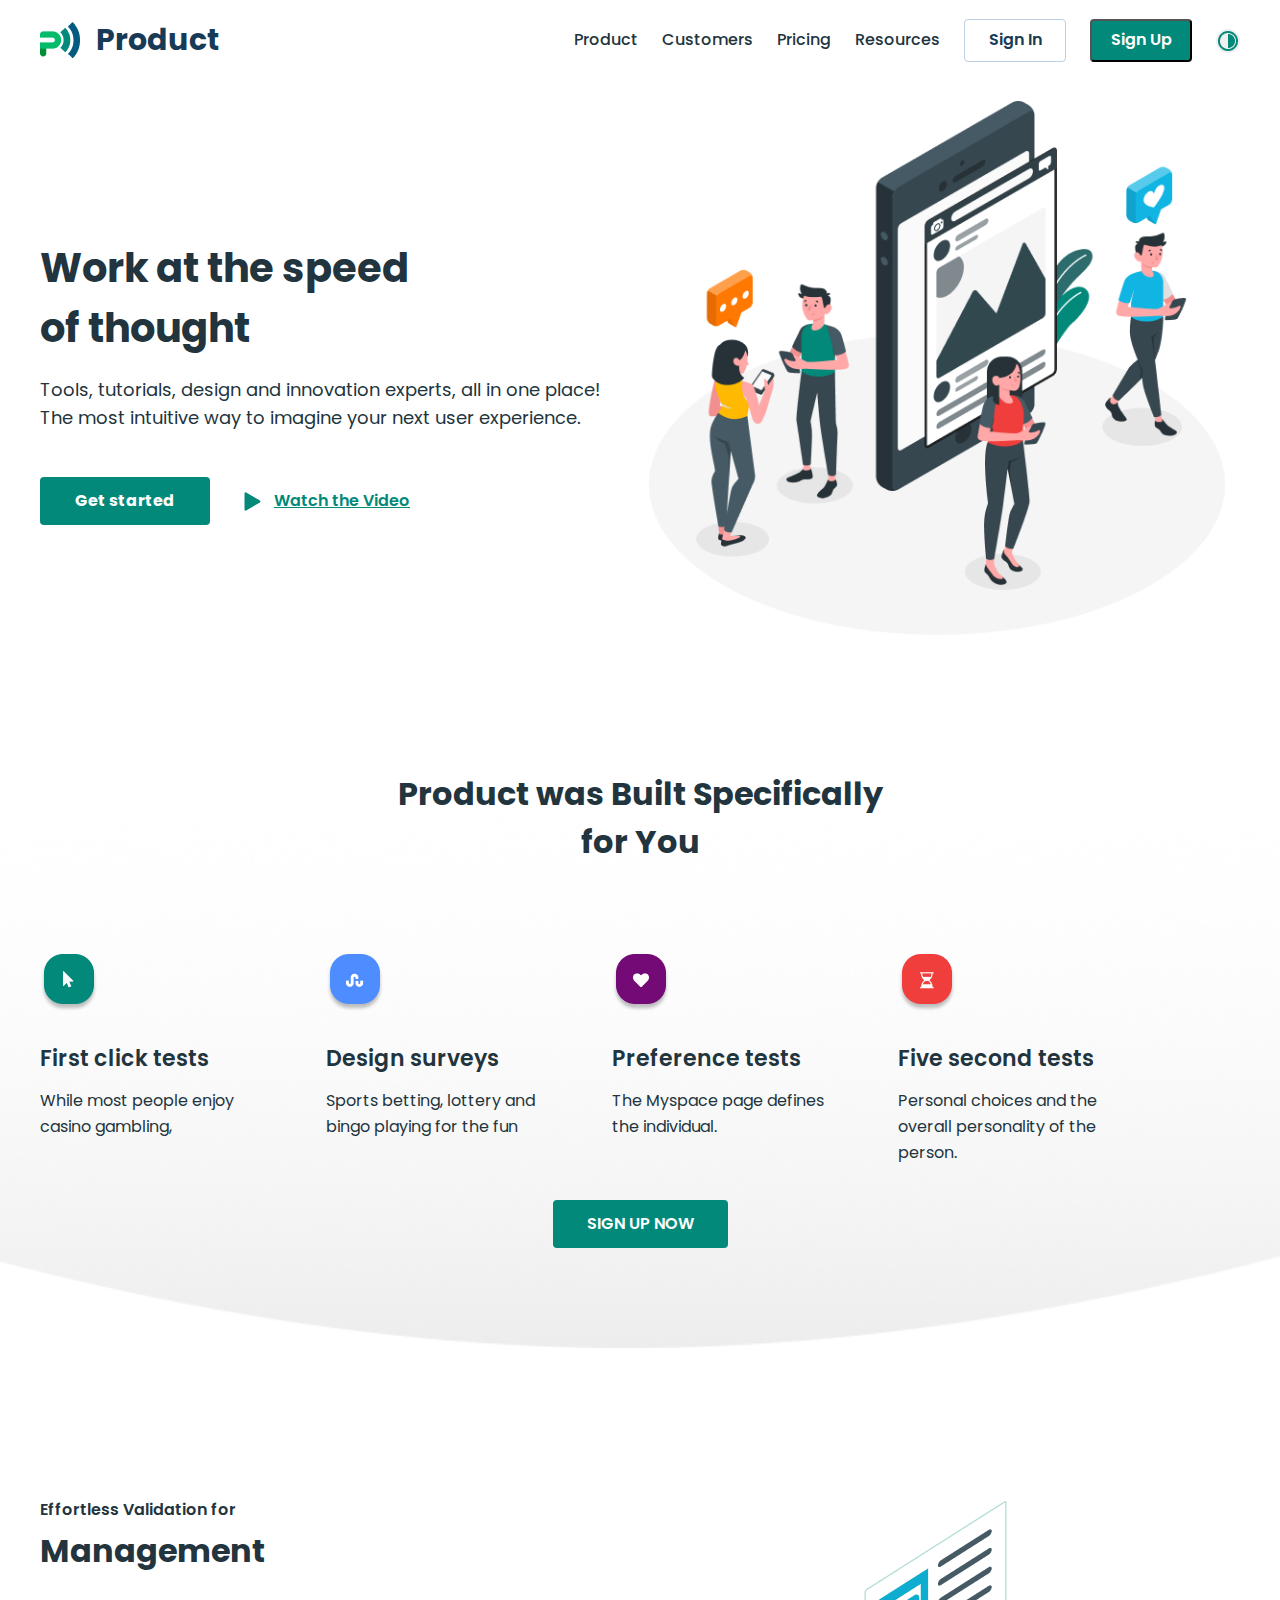
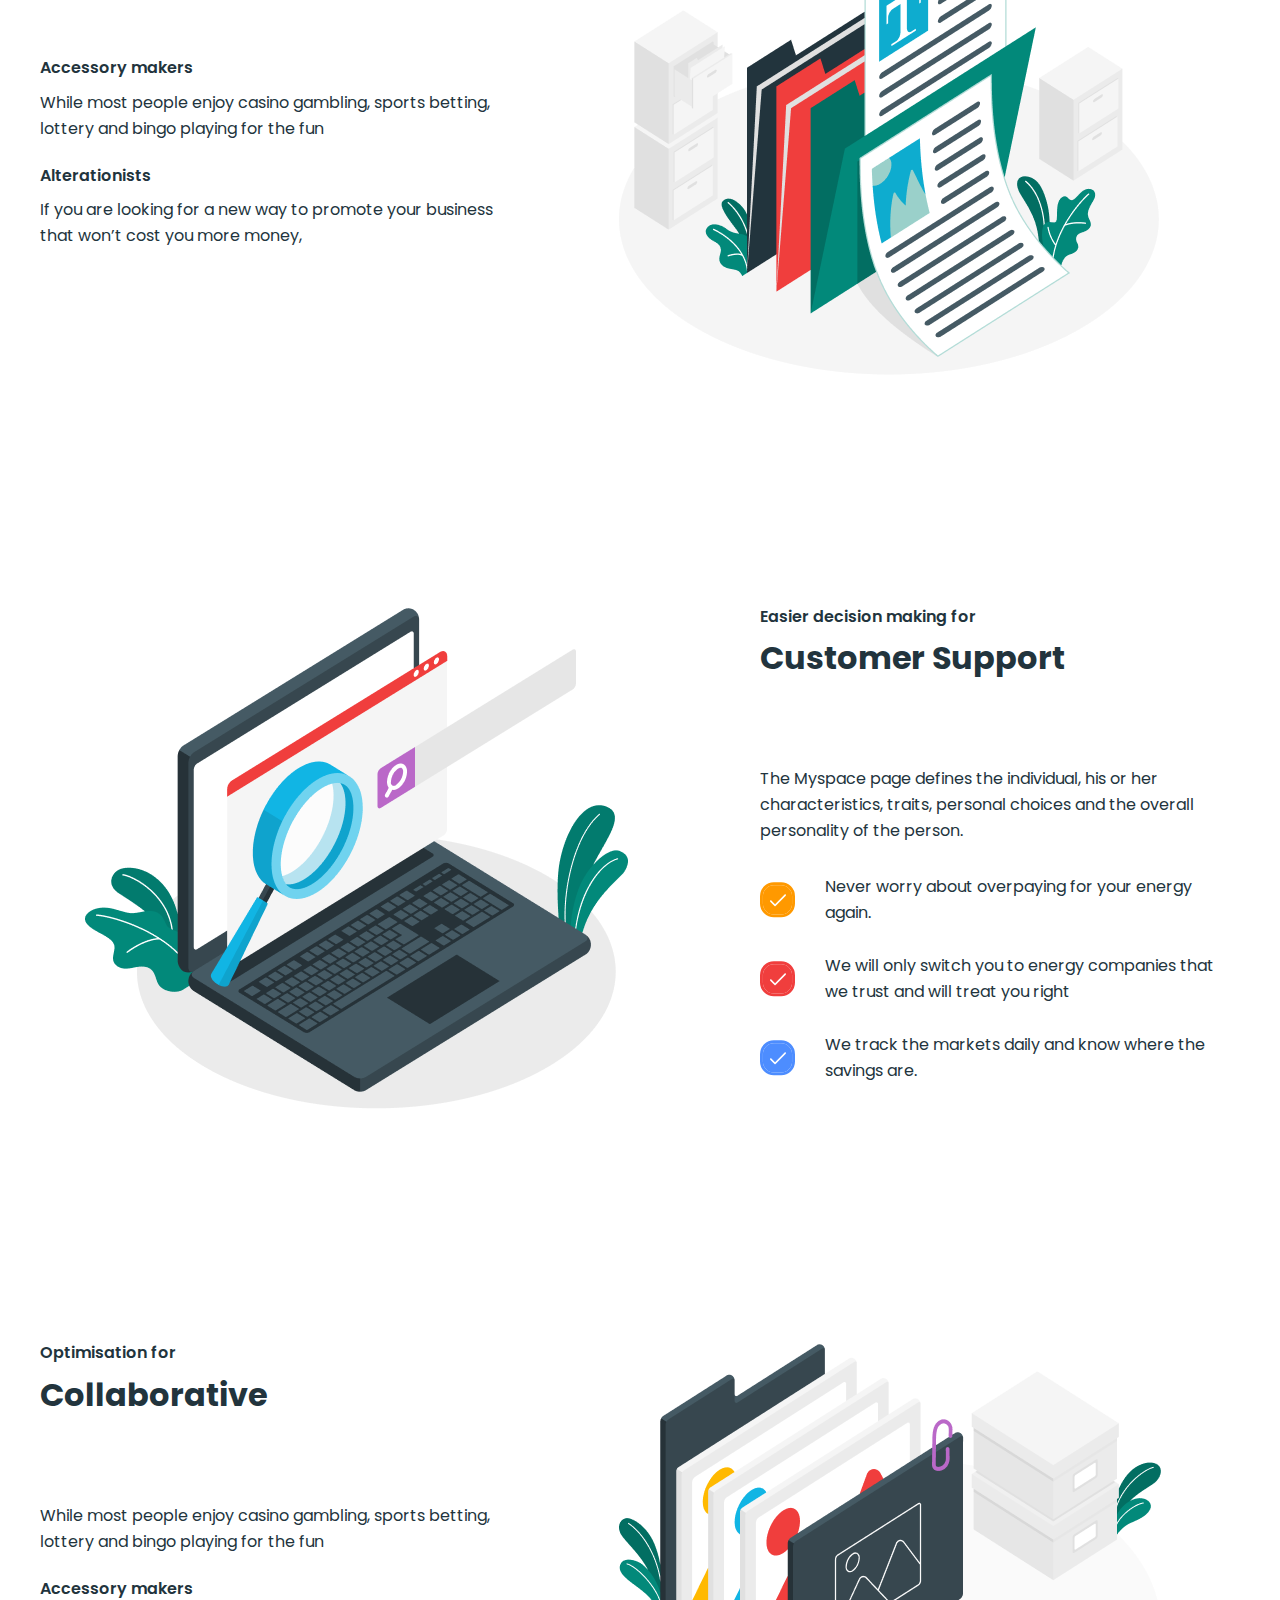
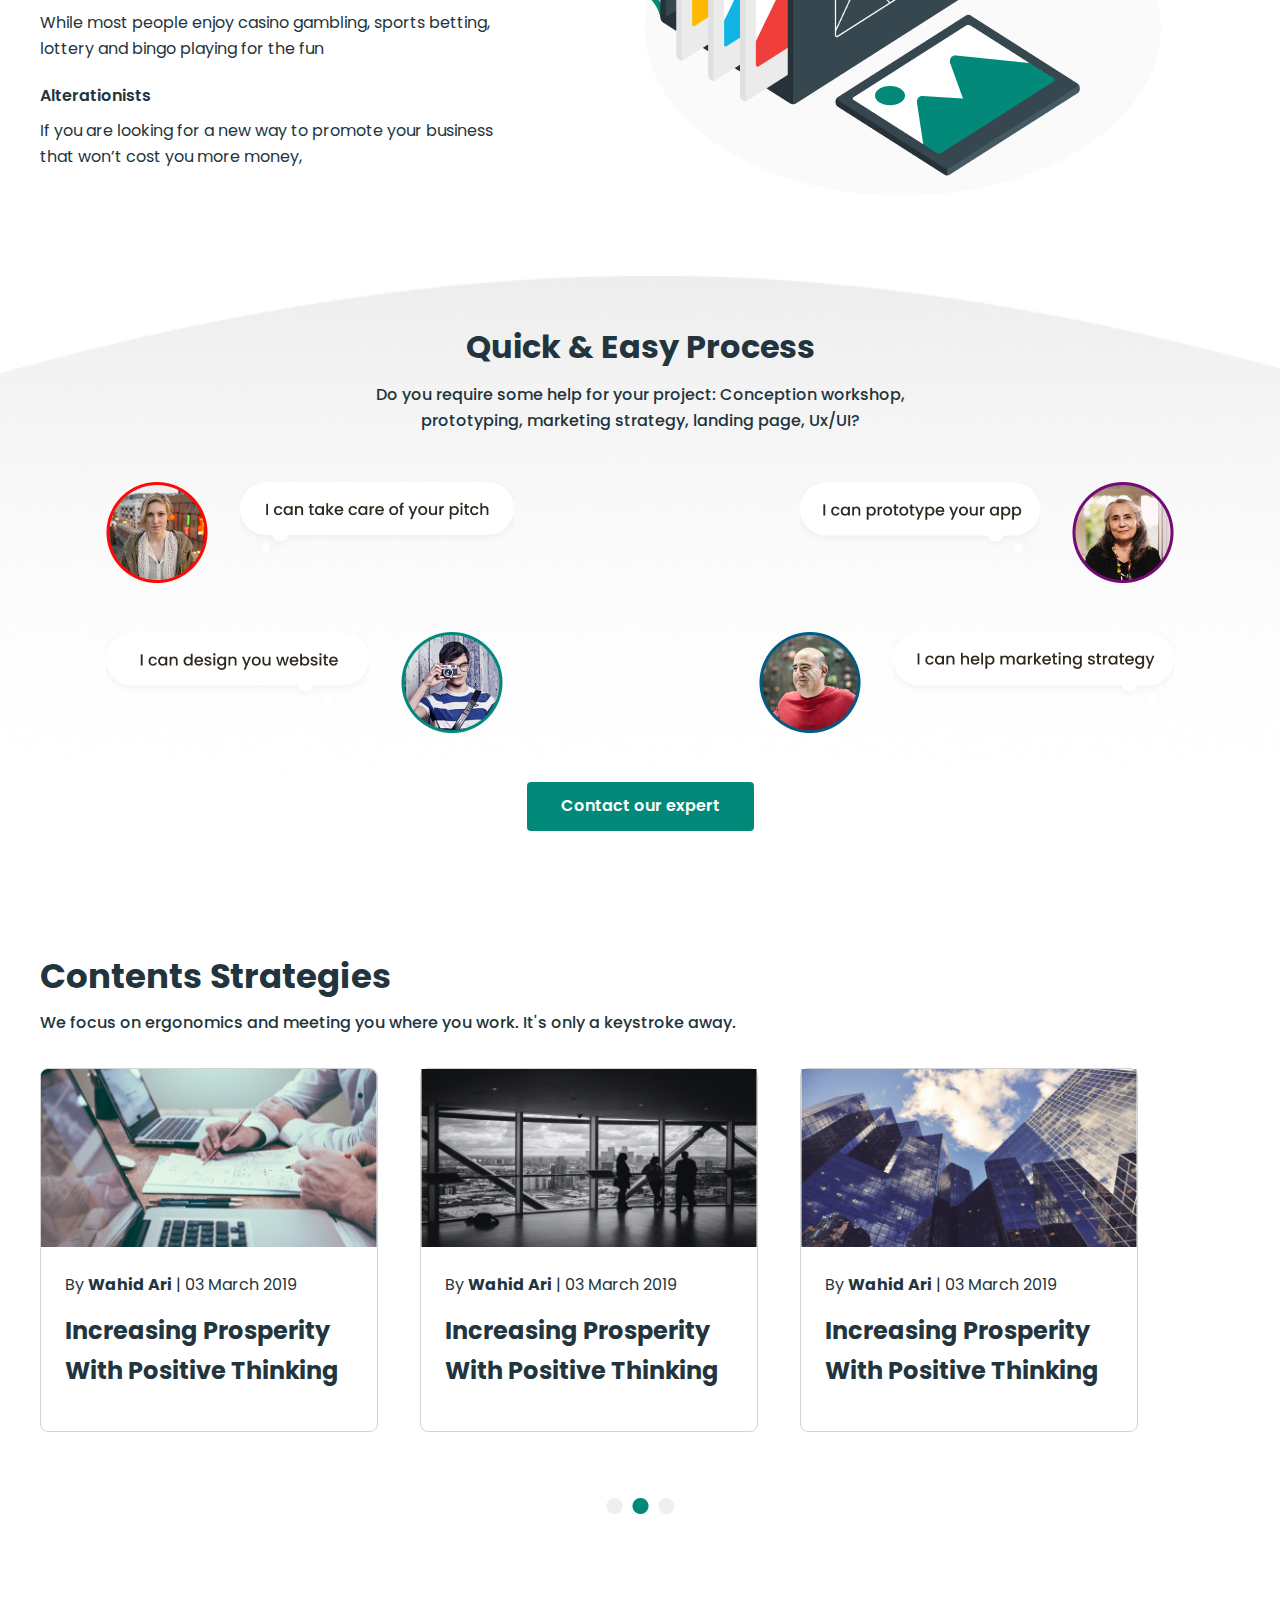
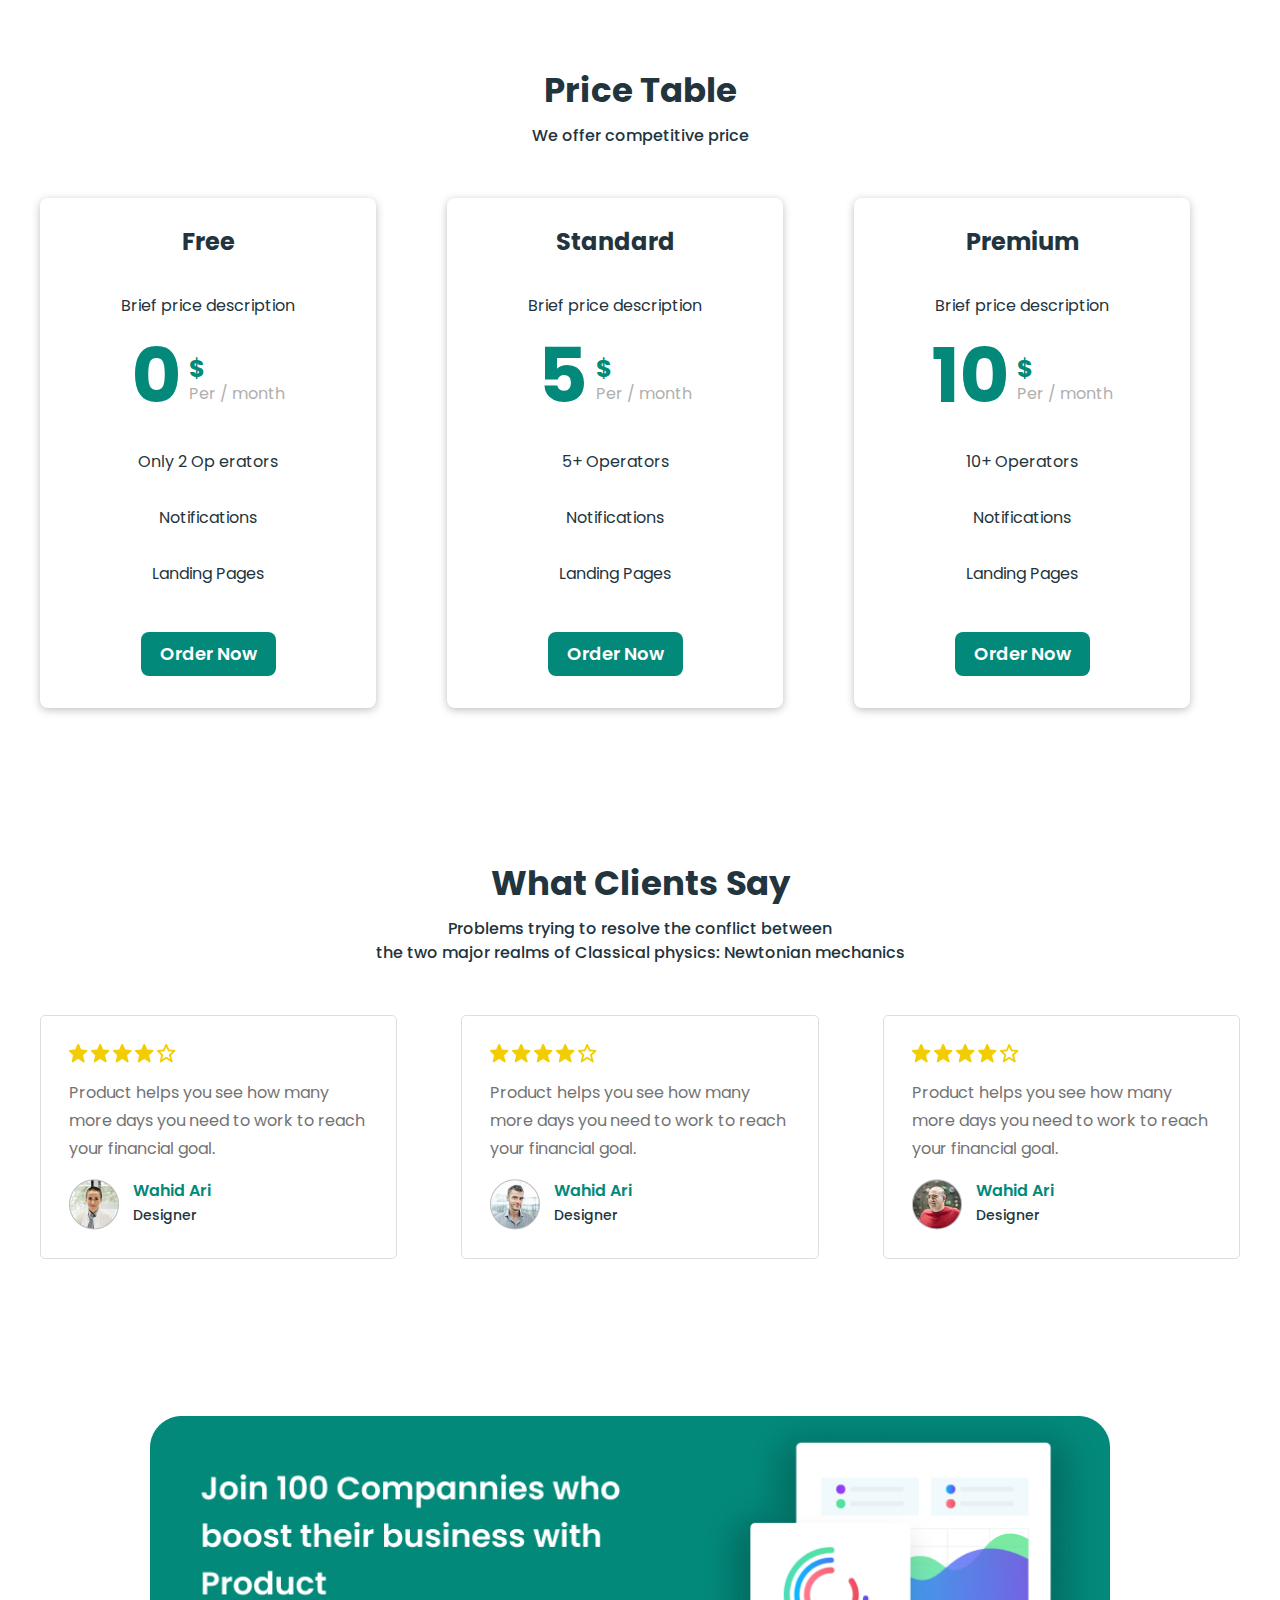
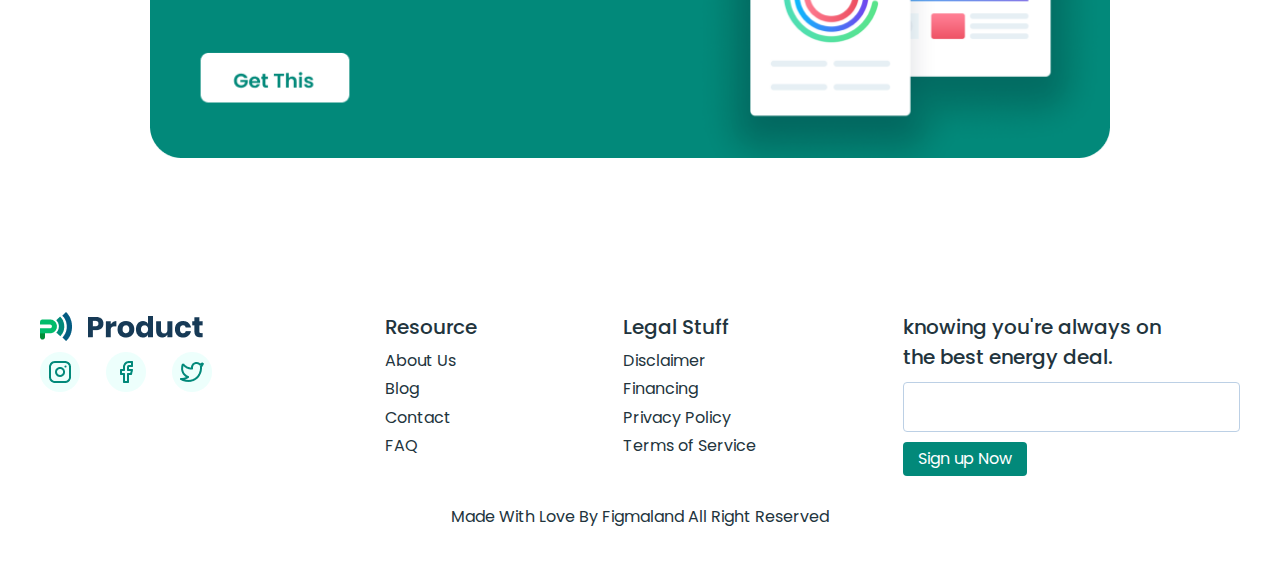
<file: index.html>
<!DOCTYPE html>
<html lang="en">
<head>
    <meta charset="UTF-8">
    <meta http-equiv="X-UA-Compatible" content="IE=edge">
    <meta name="viewport" content="width=device-width, initial-scale=1.0">
    <link rel="stylesheet" href="./css/normalize.css">
    <link rel="stylesheet" href="./css/global.css">
    <link rel="stylesheet" href="./css/style.css">
    <title>Product</title>
</head>
<body class="body">
    <header>
        <nav class="container">
            <div class="navigation">
                <div class="navigation__left">
                    <img src="./imgs/znachok.png" alt="icon logo">
                    <span>Product</span>
                </div>
                <div class="navigation__right">
                    <button class="navigation__right__hamburger"></button>
                    <ul>
                        <li class="navigation__right__li"><a href="#">Product</a></li>
                        <li class="navigation__right__li"><a href="./pricing/Customer.html">Customers</a></li>
                        <li class="navigation__right__li"><a href="./pricing/pricing.html">Pricing</a></li>
                        <li class="navigation__right__li"><a href="#">Resources</a></li>
                        <li class="navigation__right__button"><button class="navigation__right__button--in">Sign In</button></li>
                        <li class="navigation__right__button"><button class="navigation__right__button--up">Sign Up</button></li>
                        <button class="mode-btn"></button>
                    </ul>
                </div>
            </div>
        </nav>
    </header>
    <main>
        <section class="container">
            <div class="work">
                <div class="work__left">
                    <h1>Work  at the speed <br> of thought</h1>
                    <p>Tools, tutorials, design and innovation experts, all in one place! The most intuitive way to imagine your next user experience.</p>
                    <a href="#"><button>Get started</button> <img src="./imgs/triangle.png" alt="triangle"> <span>Watch the Video</span></a>
                </div>
                <div class="work__right">
                    <img src="./imgs/img-1.png" alt="a snapshot of the work process">
                </div>
            </div>
        </section>
        <section class="section__product">
            <div class="container product">
                <div class="product__text">
                    <div class="product__text--title">
                        <h1>Product  was Built Specifically for You</h1>
                    </div>
                </div>
                <div class="product__cards">
                    <div class="product__cards--card">
                        <img src="./imgs/icon-1.png" alt="icon">
                        <strong>First click tests</strong>
                        <p>While most people enjoy casino gambling,</p>
                    </div>
                    <div class="product__cards--card">
                        <img src="./imgs/icon-2.png" alt="icon">
                        <strong>Design surveys</strong>
                        <p>Sports betting, lottery and bingo playing for the fun</p>
                    </div>
                    <div class="product__cards--card">
                        <img src="./imgs/icon-3.png" alt="icon">
                        <strong>Preference tests</strong>
                        <p>The Myspace page defines the individual.</p>
                    </div>
                    <div class="product__cards--card">
                        <img src="./imgs/icon-4.png" alt="icon">
                        <strong>Five second tests</strong>
                        <p>Personal choices and the overall personality of the person.</p>
                    </div>
                </div>
                <div class="box-button"><a href="#"><button class="button">SIGN UP NOW</button></a></div>
            </div>
        </section>
        <section class="container">
            <div class="marketing">
                <ul class="ul">
                    <li>
                        <div class="marketing__box">
                            <div class="marketing__box__left">
                                <span>Effortless Validation for</span>
                                <h2>Management</h2>
                                <span class="marketing__box__left--span">Accessory makers</span>
                                <p class="marketing__box__left--text">While most people enjoy casino gambling, sports betting, lottery and bingo playing for the fun</p>
                                <span>Alterationists</span>
                                <p>If you are looking for a new way to promote your business that won’t cost you more money, </p>
                            </div>
                            <div class="marketing__box__right">
                                <img src="./imgs/img-2.png" alt="a collection of files">
                            </div>
                        </div>
                    </li>
                    <li class="marketing__box">
                        <div class="marketing__box__left">
                            <span>Easier decision making for</span>
                            <h2>Customer Support</h2>
                            <p class="marketing__box__left__text--2">The Myspace page defines the individual, his or her characteristics, traits, personal choices and the overall personality of the person.</p>
                            <div class="marketing__box__left__icon">
                                <img src="./imgs/icon-5.svg" alt="icon">
                                <p>Never worry about overpaying for your energy again.</p>
                            </div>
                            <div class="marketing__box__left__icon">
                                <img src="./imgs/icon-6.svg" alt="icon">
                                <p>We will only switch you to energy companies that we trust and will treat you right</p>
                            </div>
                            <div class="marketing__box__left__icon">
                                <img src="./imgs/icon-7.svg" alt="icon">
                                <p>We track the markets daily and know where the savings are.</p>
                            </div>
                        </div>
                        <div class="marketing__box__right">
                            <img src="./imgs/img-3.png" alt="a collection of files">
                        </div>
                    </li>
                    <li>
                        <div class="marketing__box">
                            <div class="marketing__box__left">
                                <span>Optimisation for</span>
                                <h2>Collaborative</h2>
                                <p class="marketing__box__left--text">While most people enjoy casino gambling, sports betting, lottery and bingo playing for the fun</p>
                                <span class="marketing__box__left--span">Accessory makers</span>
                                <p class="marketing__box__left--text">While most people enjoy casino gambling, sports betting, lottery and bingo playing for the fun</p>
                                <span class="marketing__box__left--span">Alterationists</span>
                                <p>If you are looking for a new way to promote your business that won’t cost you more money,</p>
                            </div>
                            <div class="marketing__box__right">
                                <img src="./imgs/img-4.png" alt="a collection of files">
                            </div>
                        </div>
                    </li>
                </ul>
            </div>
        </section>
        <section class="section__quick">
            <div class="container__quick">
                 <div class="quick__text">
                    <div class="quick__title">
                        <h2>Quick & Easy Process</h2>
                        <p>Do you require some help for your project: Conception workshop,
                            prototyping, marketing strategy, landing page, Ux/UI?</p>
                     </div>
                 </div>
                 <div class="quick__box">
                    <div class="quick__box__left">
                        <img src="./imgs/Avator-1.png" alt="img avatar">
                        <img src="./imgs/Avatar-text-1.png" alt="avatar text">
                    </div>
                    <div class="quick__box__right">
                        <img src="./imgs/Avatar-text-2.png" alt="avatar text">
                        <img src="./imgs/Avator-2.png" alt="img avatar">
                    </div>
                 </div>
                 <div class="quick__box">
                    <div class="quick__box__left">
                        <img src="./imgs/Avatar-text-3.png" alt="avatar text">
                        <img src="./imgs/Avator-3.png" alt="img avatar">
                    </div>
                    <div class="quick__box__right">
                        <img src="./imgs/Avator-4.png" alt="img avatar">
                        <img src="./imgs/Avatar-text-4.png" alt="avatar text">
                    </div>
                 </div>
                 <div class="box-button"><a href="#"><button class="button">Contact our expert</button></a></div>
            </div>
        </section>
        <section class="container strategies">
            <h2 class="strategies__title">Contents Strategies</h2>
            <p class="strategies__text">We focus on ergonomics and meeting you where you work. It's only a keystroke away.</p>
            <div class="strategies__cards">
                <div class="strategies__card">
                    <img src="./imgs/img-5.png" alt="workflow">
                    <span>By <strong>Wahid Ari</strong> |  03 March 2019</span>
                    <h4>Increasing Prosperity With Positive Thinking</h4>
                </div>
                <div class="strategies__card">
                    <img src="./imgs/img-6.png" alt="panorama">
                    <span>By <strong>Wahid Ari</strong> |  03 March 2019</span>
                    <h4>Increasing Prosperity With Positive Thinking</h4>
                </div>
                <div class="strategies__card">
                    <img src="./imgs/img-7.png" alt="office building">
                    <span>By <strong>Wahid Ari</strong> |  03 March 2019</span>
                    <h4>Increasing Prosperity With Positive Thinking</h4>
                </div>
            </div>
            <div class="strategies__point">
                <img src="./imgs/tochki.png" alt="point">
            </div>
        </section>
        <section class="container">
            <div class="table__text">
                <div class="table__title">
                    <h2>Price Table</h2>
                    <p>We offer competitive price</p>
                 </div>
             </div>
             <div class="table__cards">
                <div class="table__card">
                    <strong class="card__title">Free</strong>
                    <p>Brief price description</p>
                    <div class="table__card__number">
                        <strong class="number">0</strong>
                        <div>
                            <span class="dollar">$</span> <br>
                            <span class="per">Per / month</span>
                        </div>
                    </div>
                    <p>Only 2 Op erators</p>
                    <p>Notifications</p>
                    <p class="table__lead">Landing Pages</p>
                    <button class="table__button">Order Now</button>
                </div>
                <div class="table__card">
                    <strong class="card__title">Standard</strong>
                    <p>Brief price description</p>
                    <div class="table__card__number">
                        <strong class="number">5</strong>
                        <div>
                            <span class="dollar">$</span> <br>
                            <span class="per">Per / month</span>
                        </div>
                    </div>
                    <p>5+ Operators</p>
                    <p>Notifications</p>
                    <p class="table__lead">Landing Pages</p>
                    <button class="table__button">Order Now</button>
                </div>
                <div class="table__card">
                    <strong class="card__title">Premium</strong>
                    <p>Brief price description</p>
                    <div class="table__card__number">
                        <strong class="number">10</strong>
                        <div>
                            <span class="dollar">$</span> <br>
                            <span class="per">Per / month</span>
                        </div>
                    </div>
                    <p>10+ Operators</p>
                    <p>Notifications</p>
                    <p class="table__lead">Landing Pages</p>
                    <button class="table__button">Order Now</button>
                </div>
             </div>
        </section>
        <section class="container">
            <div class="clients__text">
                <div class="clients__title">
                    <h2>What Clients Say</h2>
                    <p>Problems trying to resolve the conflict between <br>
                        the two major realms of Classical physics: Newtonian mechanics </p>
                 </div>
             </div>
             <div class="clients__cards">
                <div class="clients__card">
                    <img src="./imgs/star.png" alt="star">
                    <p>Product helps you see how many 
                        more days you need to work to 
                        reach your financial goal.
                    </p>
                    <div class="clients__foto">
                        <img src="./imgs/star-foto-1.png" alt="foto">
                        <div><strong>Wahid Ari</strong> <br>
                            <span>Designer</span></div>
                    </div>
                </div>
                <div class="clients__card">
                    <img src="./imgs/star.png" alt="star">
                    <p>Product helps you see how many 
                        more days you need to work to 
                        reach your financial goal.
                    </p>
                    <div class="clients__foto">
                        <img src="./imgs/star-foto-2.png" alt="foto">
                        <div><strong>Wahid Ari</strong> <br>
                            <span>Designer</span></div>
                    </div>
                </div>
                <div class="clients__card">
                    <img src="./imgs/star.png" alt="star">
                    <p>Product helps you see how many 
                        more days you need to work to 
                        reach your financial goal.
                    </p>
                    <div class="clients__foto">
                        <img src="./imgs/star-foto-3.png" alt="foto">
                        <div><strong>Wahid Ari</strong> <br>
                            <span>Designer</span></div>
                    </div>
                </div>
             </div>
        </section>
        <section class="container">
            <div class="boost">
                <img src="./imgs/card.png" alt="card">
            </div>
        </section>
    </main>
    <footer class="footer">
        <div class="container">
            <div class="footer__blog">
                <ul>
                    <li><img src="./imgs/footer-logo.png" alt="logo"></li>
                    <li class="footer__icon"><img src="./imgs/instagram.png" alt="instagram"><img src="./imgs/facebook.png" alt="facebook"><img src="./imgs/twiter.png" alt="twiter"></li>
                </ul>
                <ul>
                    <li class="footer__head">Resource</li>
                    <li>About Us</li>
                    <li>Blog</li>
                    <li>Contact</li>
                    <li>FAQ</li>
                </ul>
                <ul>
                    <li class="footer__head">Legal Stuff</li>
                    <li>Disclaimer</li>
                    <li>Financing</li>
                    <li>Privacy Policy</li>
                    <li>Terms of Service</li>
                </ul>
                <ul>
                    <li class="footer__head">knowing you're always on <br> the best energy deal.</li>
                    <li><input type="text"></li>
                    <li><button><a href="#">Sign up Now</a></button></li>
                </ul>
            </div>
            <div class="footer__end">
                <p>Made With Love By Figmaland All Right Reserved</p>
            </div>
        </div>
    </footer>
    <script src="./js/script.js"></script>
</body>
</html>
</file>
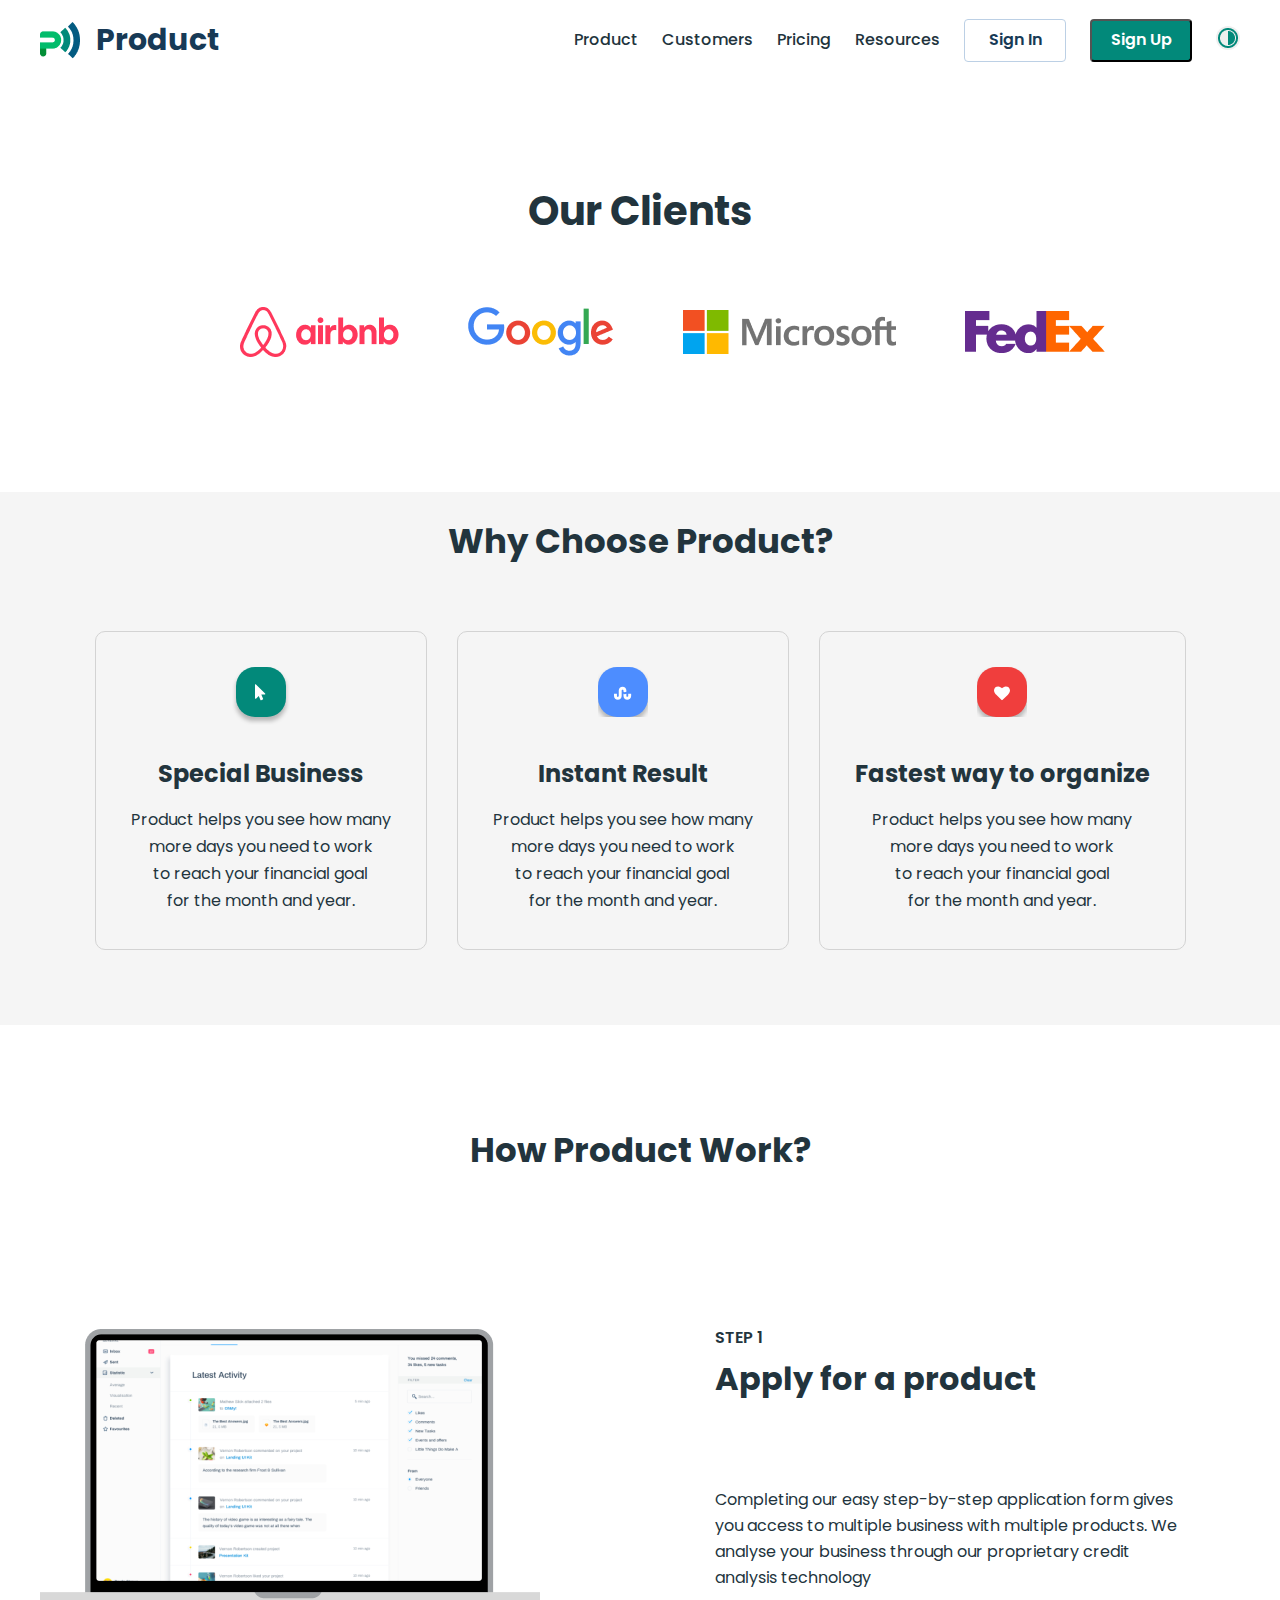
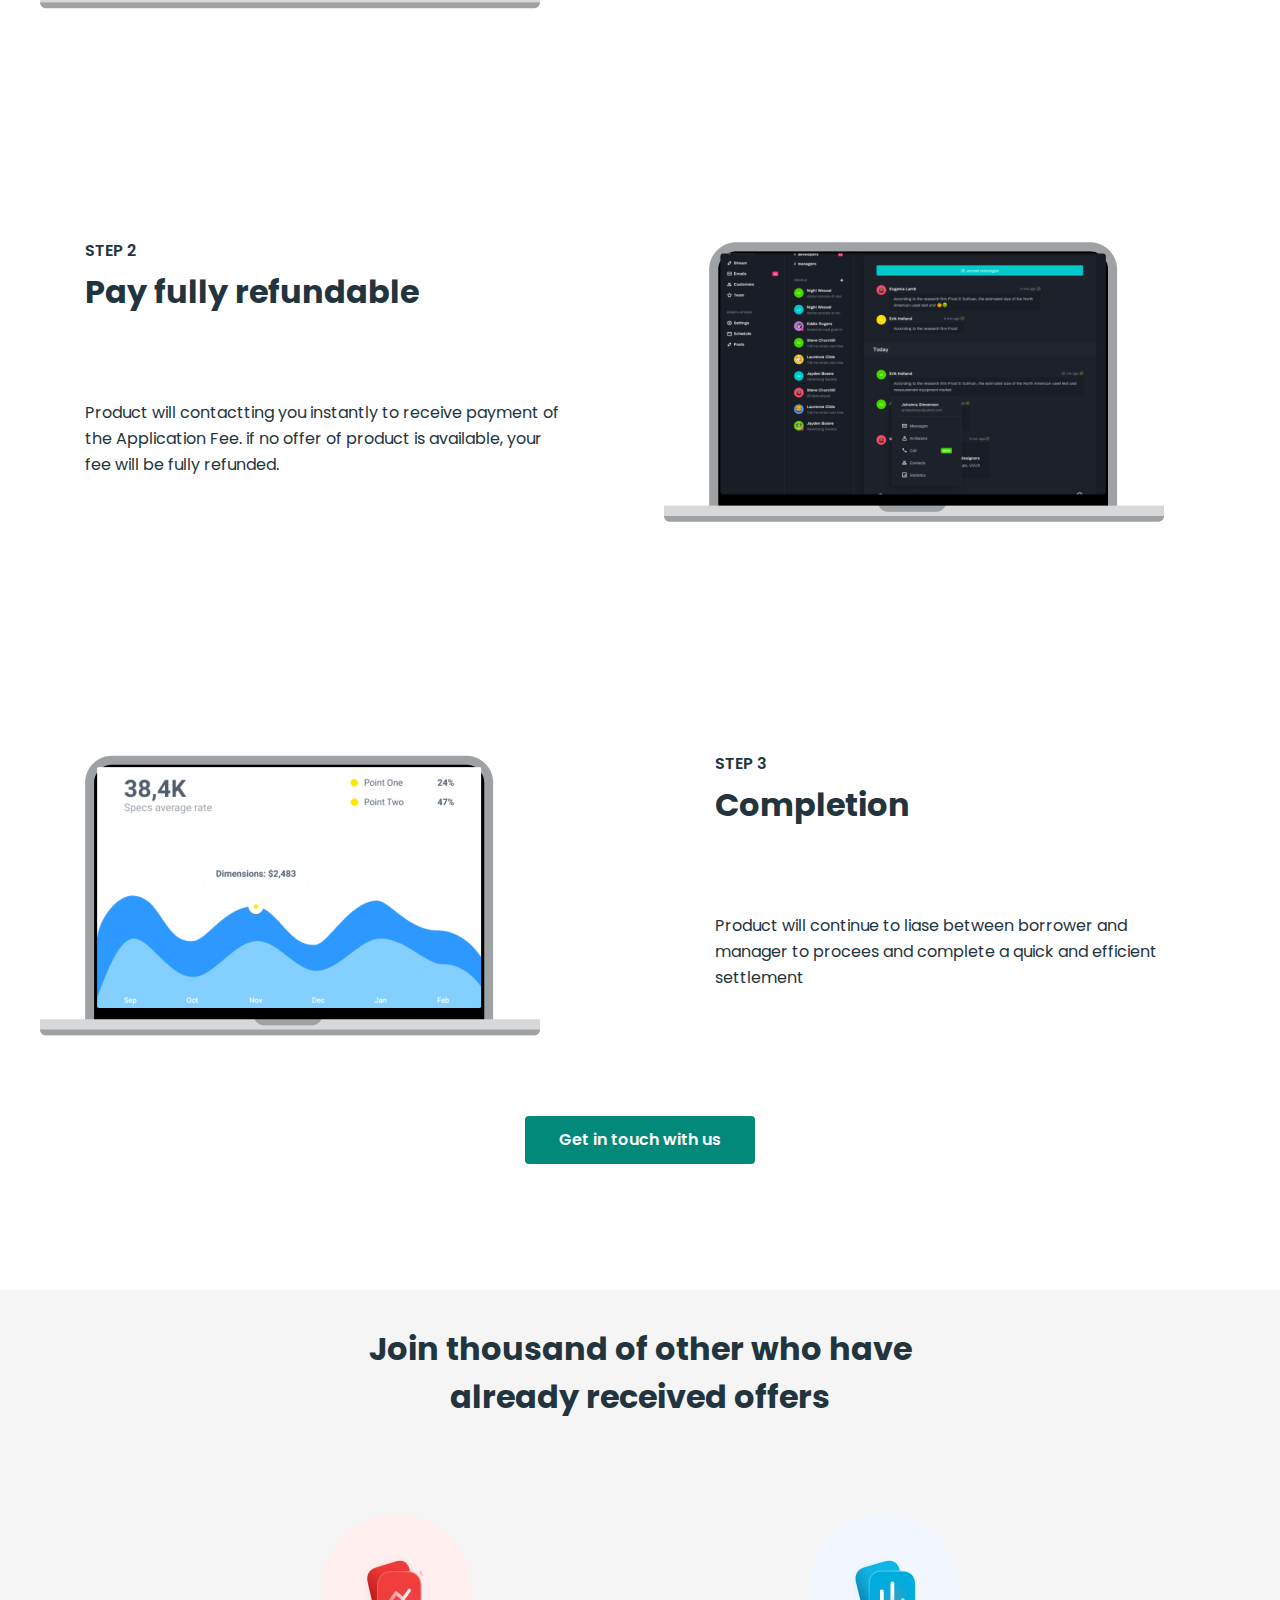
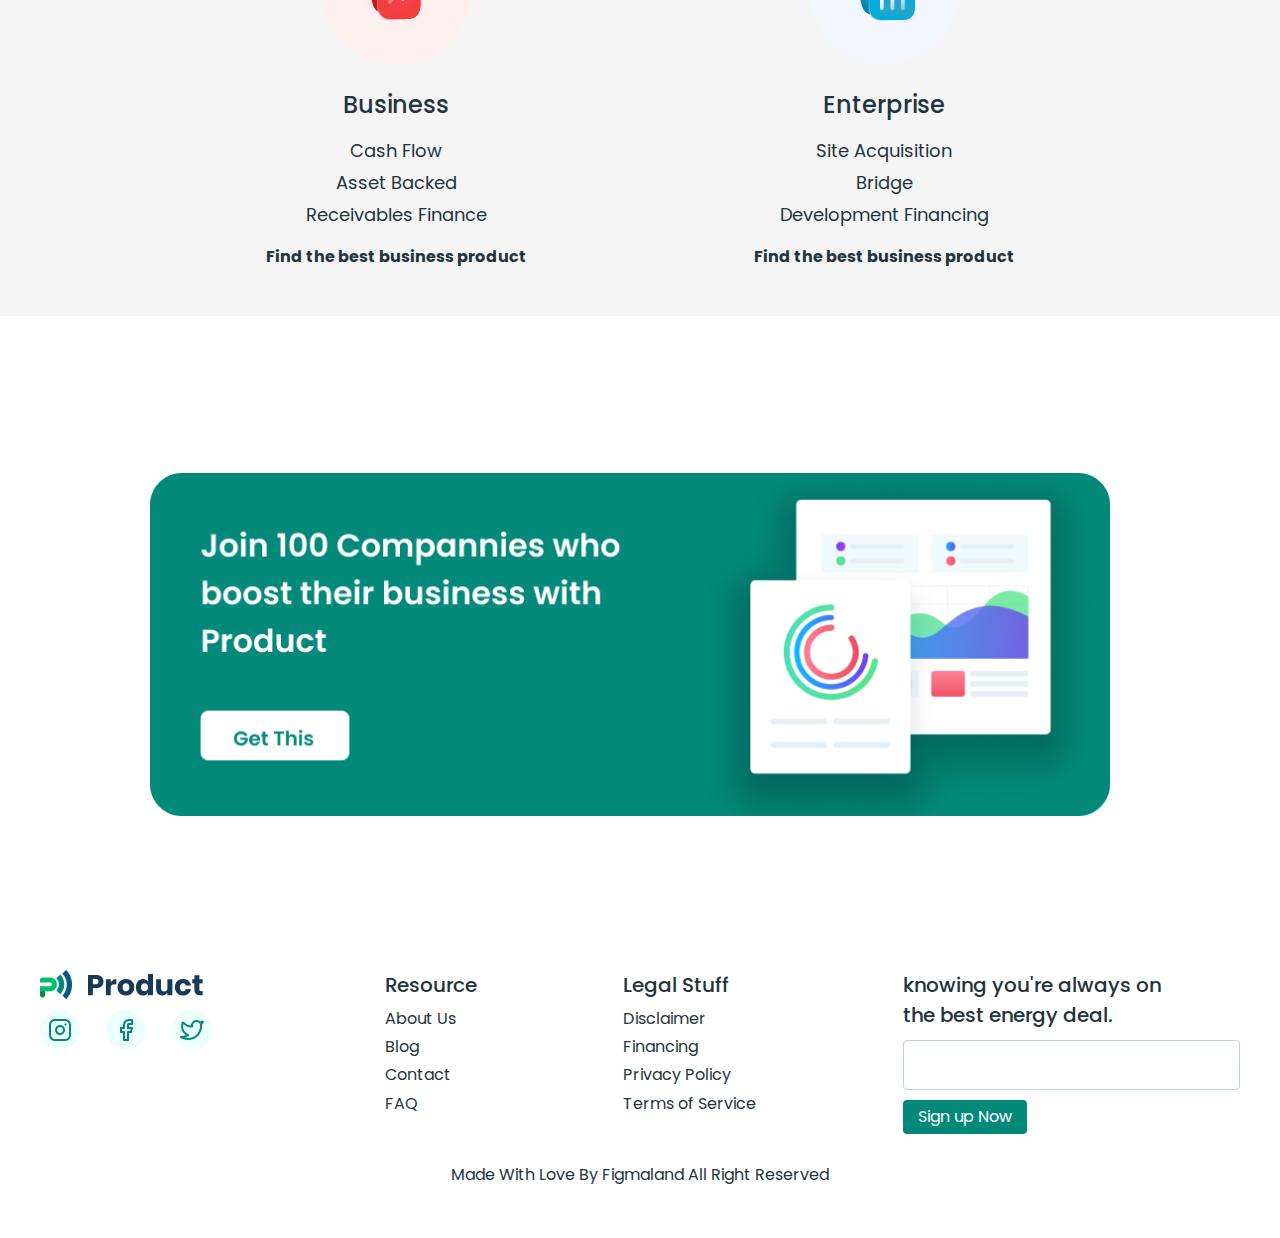
<file: pricing/Customer.html>
<!DOCTYPE html>
<html lang="en">
<head>
    <meta charset="UTF-8">
    <meta http-equiv="X-UA-Compatible" content="IE=edge">
    <meta name="viewport" content="width=device-width, initial-scale=1.0">
    <link rel="stylesheet" href="../css/normalize.css">
    <link rel="stylesheet" href="../css/global.css">
    <link rel="stylesheet" href="../css/style.css">
    <title>Customers</title>
</head>
<body class="body">
    <header>
        <nav class="container">
            <div class="navigation">
                <div class="navigation__left">
                    <img src="../imgs/znachok.png" alt="icon logo">
                    <span>Product</span>
                </div>
                <div class="navigation__right">
                    <button class="navigation__right__hamburger"></button>
                    <ul>
                        <li class="navigation__right__li"><a href="../index.html">Product</a></li>
                        <li class="navigation__right__li"><a href="#">Customers</a></li>
                        <li class="navigation__right__li"><a href="../pricing/pricing.html">Pricing</a></li>
                        <li class="navigation__right__li"><a href="#">Resources</a></li>
                        <li class="navigation__right__button"><button class="navigation__right__button--in">Sign In</button></li>
                        <li class="navigation__right__button"><button class="navigation__right__button--up">Sign Up</button></li>
                        <li><button class="mode-btn"></button></li>
                    </ul>
                </div>
            </div>
        </nav>
    </header>
    <main>
        <section class="logotep">
            <div class="container">
                <div class="logotep__title">
                    <h2>Our Clients</h2>
                </div>
                <div class="logotep__logo">
                    <img src="../imgs/customer-airbob.png" alt="airbnb logo">
                    <img src="../imgs/customer-google.png" alt="Google logo">
                    <img src="../imgs/customer-microsoft.png" alt="Microsoft logo">
                    <img src="../imgs/customer-FedEx.png" alt="FedEx logo">
                </div>
            </div>
        </section>
        <section class="Choose">
            <div class="container">
                <div class="Choose__title">
                    <h2>Why Choose Product?</h2>
                </div>
                <div class="Choose__cards">
                    <div class="Choose__card">
                        <img src="../imgs/customer-icon1.svg" alt="icon">
                        <h3>Special Business</h3>
                        <p>Product helps you see how many <br>
                            more days you need to work <br>
                            to reach your financial goal <br>
                            for the month and year.</p>
                    </div>
                    <div class="Choose__card">
                        <img src="../imgs/customer-icon2.svg" alt="icon">
                        <h3>Instant Result</h3>
                        <p>Product helps you see how many <br>
                            more days you need to work <br>
                            to reach your financial goal <br>
                            for the month and year.</p>
                    </div>
                    <div class="Choose__card">
                        <img src="../imgs/customer-icon3.svg" alt="icon">
                        <h3>Fastest way to organize</h3>
                        <p>Product helps you see how many <br>
                            more days you need to work <br>
                            to reach your financial goal <br>
                            for the month and year.</p>
                    </div>
                </div>
            </div>
        </section>
        <section class="container">
            <div class="marketing">
                <div class="marketing__title">
                    <h2>How Product Work?</h2>
                </div>
                <ul class="ul">
                    <li>
                        <div class="marketing__box">
                            <div class="marketing__box__right">
                                <img src="../imgs/customer-img1.png" alt="a collection of files">
                            </div>
                            <div class="marketing__box__left desktop__text">
                                <span>STEP 1</span>
                                <h2>Apply for a product</h2>
                                <p class="marketing__box__text">Completing our easy step-by-step application form gives you access to multiple business with multiple products. We analyse your business through our proprietary credit analysis technology </p>
                            </div>
                        </div>
                    </li>
                    <li class="marketing__box">
                        <div class="marketing__box__right">
                            <img src="../imgs/customer-img2.png" alt="a collection of files">
                        </div>
                        <div class="marketing__box__left desktop__text">
                            <span>STEP 2</span>
                            <h2>Pay fully refundable</h2>
                            <p>Product will contactting you instantly to receive payment of the Application Fee. if no offer of product is available, your fee will be fully refunded.</p>
                        </div>
                    </li>
                    <li>
                        <div class="marketing__box">
                            <div class="marketing__box__right">
                                <img src="../imgs/customer-img3.png" alt="a collection of files">
                            </div>
                            <div class="marketing__box__left desktop__text">
                                <span>STEP 3</span>
                                <h2>Completion</h2>
                                <p>Product will continue to liase between borrower and manager to procees and complete a quick and efficient settlement</p>
                            </div>
                        </div>
                    </li>
                    <div class="box-button destop__button"><a href="#"><button class="button">Get in touch with us</button></a></div>
                </ul>
            </div>
        </section>
        <section class="join">
            <div class="container">
                <div class="join__title">
                    <h2>Join thousand of other who have <br>
                        already received offers</h2>
                </div>
                <div class="join__boxs">
                    <div class="join__box">
                        <img src="../imgs/customer-icon4.png" alt="icon">
                        <h3>Business</h3>
                        <p>Cash Flow <br>
                            Asset Backed <br>
                            Receivables Finance
                        </p>
                        <strong>Find the best business product</strong>
                    </div>
                    <div class="join__box">
                        <img src="../imgs/customer-icon5.png" alt="icon">
                        <h3>Enterprise</h3>
                        <p>Site Acquisition <br>
                            Bridge <br>
                            Development Financing
                        </p>
                        <strong>Find the best business product</strong>
                    </div>
                </div>
            </div>
        </section>
        <section class="container">
            <div class="boost">
                <img src="../imgs/card.png" alt="card">
            </div>
        </section>
    </main>



    <footer class="footer">
        <div class="container">
            <div class="footer__blog">
                <ul>
                    <li><img src="../imgs/footer-logo.png" alt="logo"></li>
                    <li class="footer__icon"><img src="../imgs/instagram.png" alt="instagram"><img src="../imgs/facebook.png" alt="facebook"><img src="../imgs/twiter.png" alt="twiter"></li>
                </ul>
                <ul>
                    <li class="footer__head">Resource</li>
                    <li>About Us</li>
                    <li>Blog</li>
                    <li>Contact</li>
                    <li>FAQ</li>
                </ul>
                <ul>
                    <li class="footer__head">Legal Stuff</li>
                    <li>Disclaimer</li>
                    <li>Financing</li>
                    <li>Privacy Policy</li>
                    <li>Terms of Service</li>
                </ul>
                <ul>
                    <li class="footer__head">knowing you're always on <br> the best energy deal.</li>
                    <li><input type="text"></li>
                    <li><button><a href="#">Sign up Now</a></button></li>
                </ul>
            </div>
            <div class="footer__end">
                <p>Made With Love By Figmaland All Right Reserved</p>
            </div>
        </div>
    </footer>
    <script src="../js/script.js"></script>
</body>
</html>
</file>
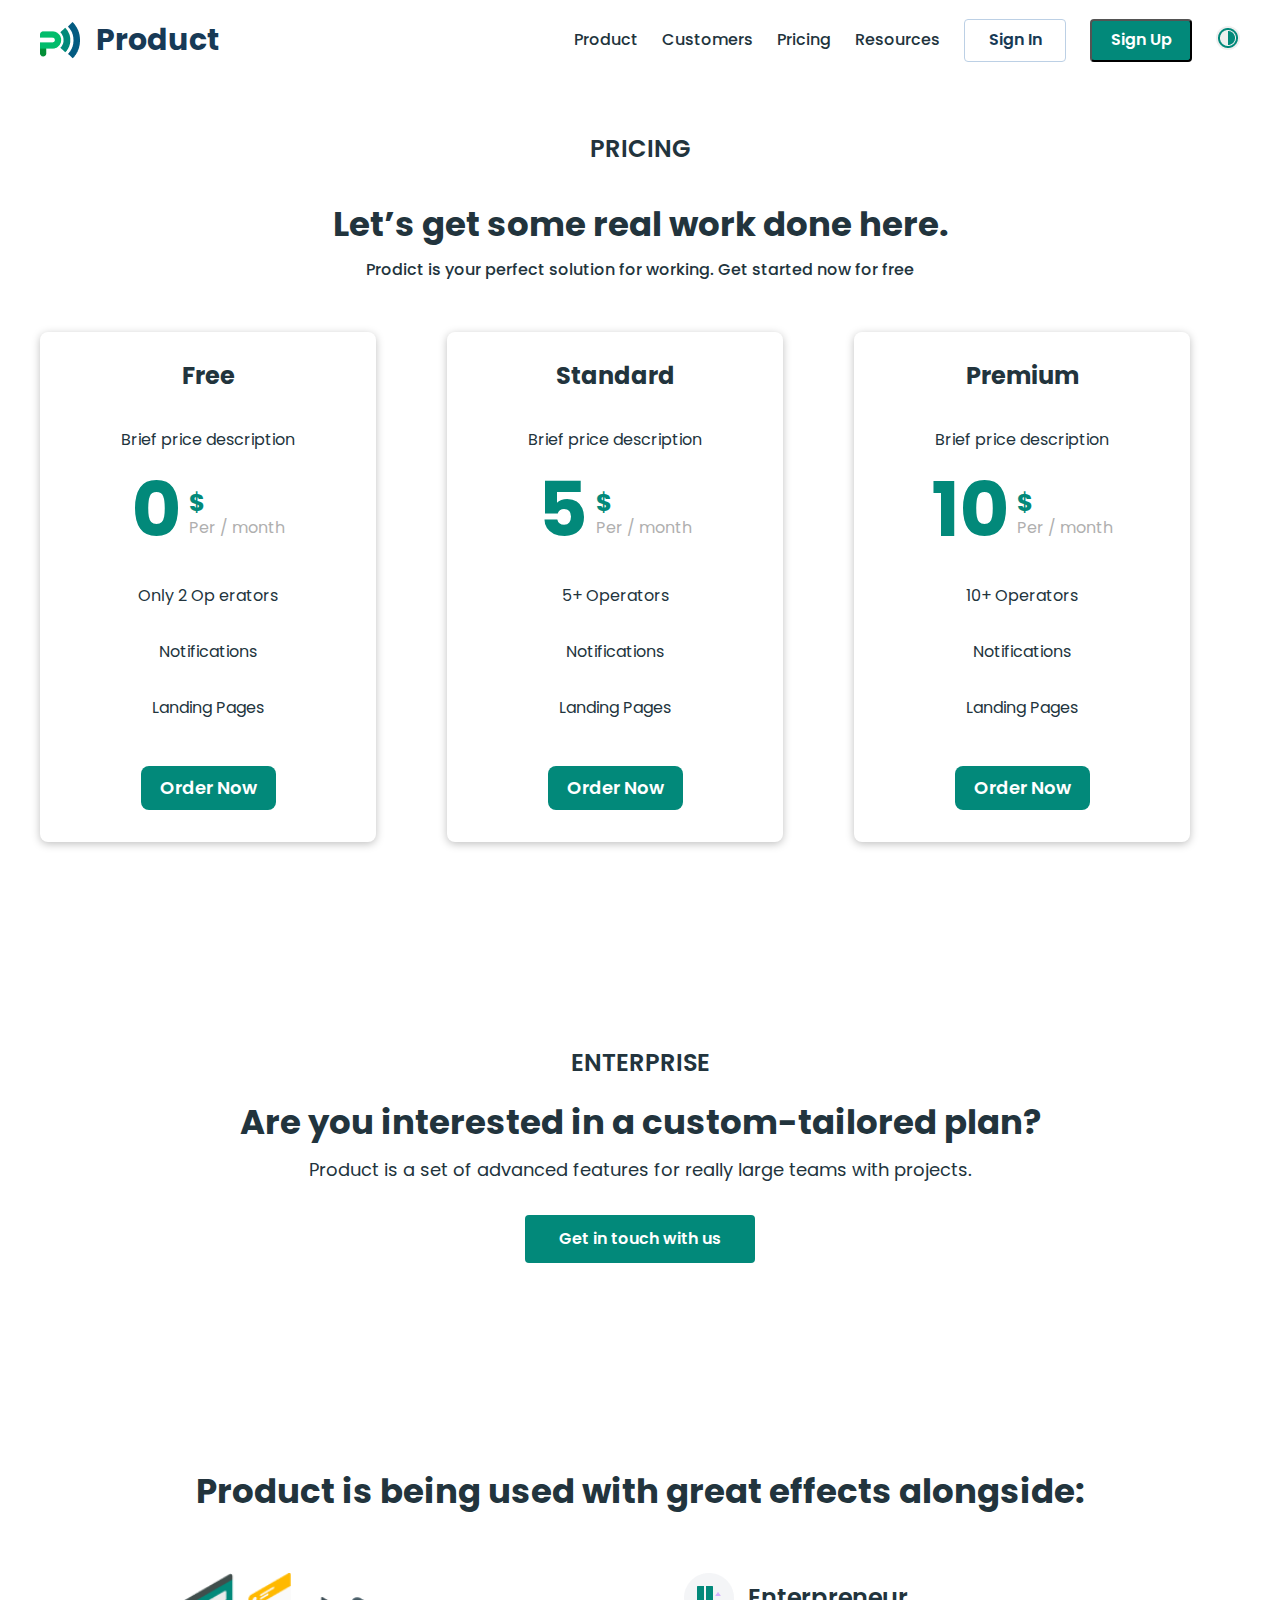
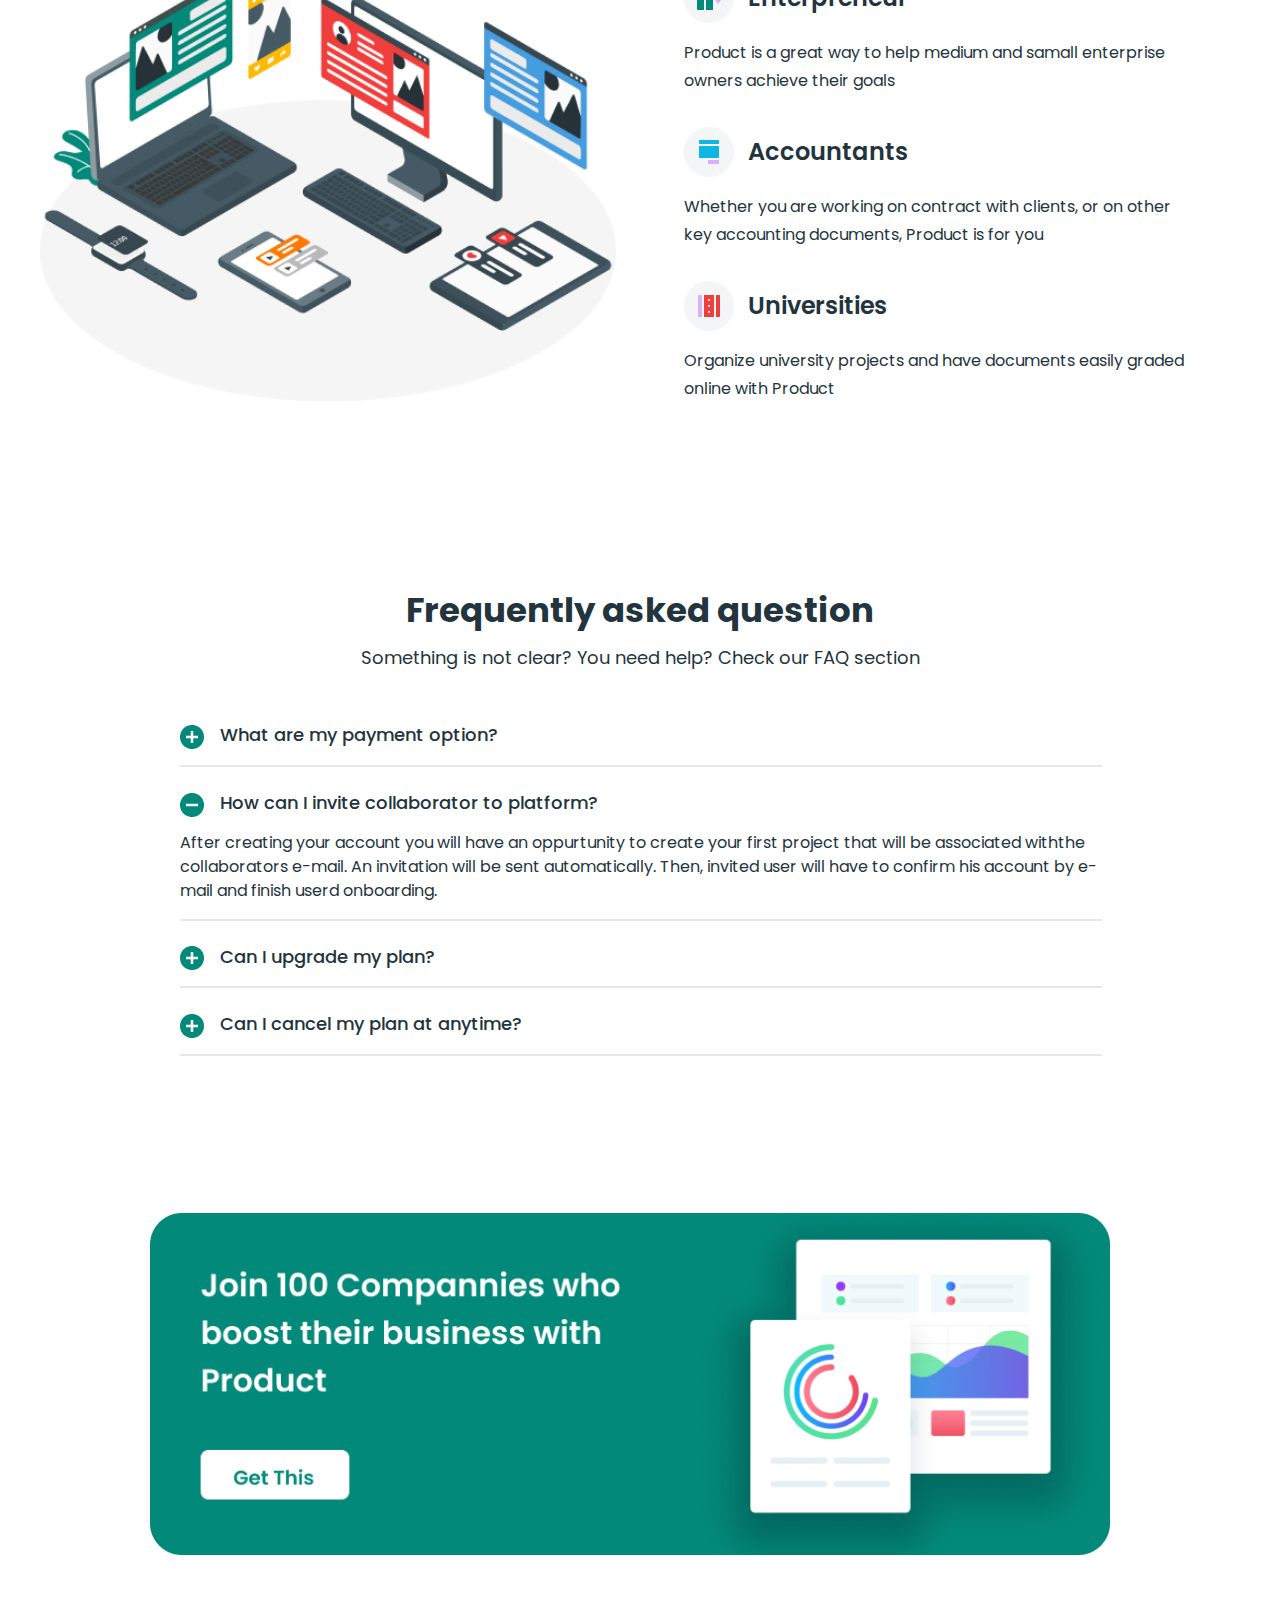
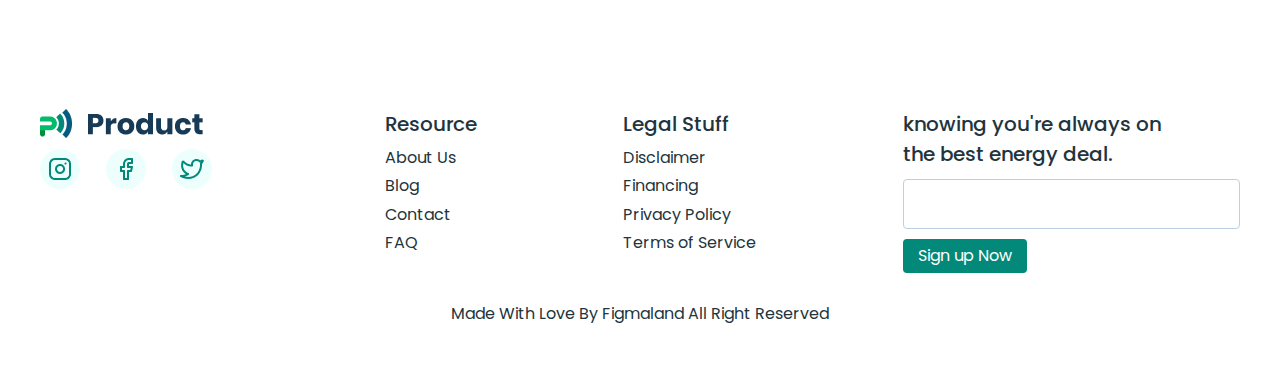
<file: pricing/pricing.html>
<!DOCTYPE html>
<html lang="en">
<head>
    <meta charset="UTF-8">
    <meta http-equiv="X-UA-Compatible" content="IE=edge">
    <meta name="viewport" content="width=device-width, initial-scale=1.0">
    <link rel="stylesheet" href="../css/normalize.css">
    <link rel="stylesheet" href="../css/global.css">
    <link rel="stylesheet" href="../css/style.css">
    <title>Pricing</title>
</head>
<body class="body">
    <header>
        <nav class="container">
            <div class="navigation">
                <div class="navigation__left">
                    <img src="../imgs/znachok.png" alt="icon logo">
                    <span>Product</span>
                </div>
                <div class="navigation__right">
                    <button class="navigation__right__hamburger"></button>
                    <ul>
                        <li class="navigation__right__li"><a href="../index.html">Product</a></li>
                        <li class="navigation__right__li"><a href="../pricing/Customer.html">Customers</a></li>
                        <li class="navigation__right__li"><a href="#">Pricing</a></li>
                        <li class="navigation__right__li"><a href="#">Resources</a></li>
                        <li class="navigation__right__button"><button class="navigation__right__button--in">Sign In</button></li>
                        <li class="navigation__right__button"><button class="navigation__right__button--up">Sign Up</button></li>
                        <li><button class="mode-btn"></button></li>
                    </ul>
                </div>
            </div>
        </nav>
    </header>
    <main>
        <section class="container">
            <div class="table__text table__prising">
                <div class="table__title">
                    <span>PRICING</span>
                    <h2>Let’s get some real work done here.</h2>
                    <p>Prodict is your perfect solution for working. Get started now for free</p>
                </div>
            </div>
            <div class="table__cards">
                <div class="table__card">
                    <strong class="card__title">Free</strong>
                    <p>Brief price description</p>
                    <div class="table__card__number">
                        <strong class="number">0</strong>
                        <div>
                            <span class="dollar">$</span> <br>
                            <span class="per">Per / month</span>
                        </div>
                    </div>
                    <p>Only 2 Op erators</p>
                    <p>Notifications</p>
                    <p class="table__lead">Landing Pages</p>
                    <button class="table__button">Order Now</button>
                </div>
                <div class="table__card">
                    <strong class="card__title">Standard</strong>
                    <p>Brief price description</p>
                    <div class="table__card__number">
                        <strong class="number">5</strong>
                        <div>
                            <span class="dollar">$</span> <br>
                            <span class="per">Per / month</span>
                        </div>
                    </div>
                    <p>5+ Operators</p>
                    <p>Notifications</p>
                    <p class="table__lead">Landing Pages</p>
                    <button class="table__button">Order Now</button>
                </div>
                <div class="table__card">
                    <strong class="card__title">Premium</strong>
                    <p>Brief price description</p>
                    <div class="table__card__number">
                        <strong class="number">10</strong>
                        <div>
                            <span class="dollar">$</span> <br>
                            <span class="per">Per / month</span>
                        </div>
                    </div>
                    <p>10+ Operators</p>
                    <p>Notifications</p>
                    <p class="table__lead">Landing Pages</p>
                    <button class="table__button">Order Now</button>
                </div>
            </div>
        </section>
        <section>
            <div class="container">
                <div class="enterprise__text">
                    <div class="enterprise__title">
                        <span>ENTERPRISE</span>
                        <h2>Are you interested  in a custom-tailored plan?</h2>
                        <p>Product is a set of advanced features for really large teams with projects.</p>
                        <div class="box-button"><a href="#"><button class="button">Get in touch with us</button></a></div>
                    </div>
                </div>
            </div>
        </section>
        <section>
            <div class="container">
                <div class="section_great">
                    <h2 class="great__title">Product is being used with great effects alongside:</h2>
                <div class="great">
                  <div class="great__left">
                    <img src="../imgs/pricing-img-1.png" alt="desktop">
                  </div>  
                  <div class="great__right">
                    <div class="great__right__box">
                        <img src="../imgs/pricing-icon-1.png" alt="icon">
                        <h4>Enterpreneur</h4>
                    </div>
                    <p>Product is a great way to help medium and samall enterprise owners achieve their goals</p>
                    <div class="great__right__box">
                        <img src="../imgs/pricing-icon-2.png" alt="icon">
                        <h4>Accountants</h4>
                    </div>
                    <p>Whether you are working on contract with clients, or on other key accounting documents, Product is for you</p>
                    <div class="great__right__box">
                        <img src="../imgs/pricing-icon-3.png" alt="icon">
                        <h4>Universities</h4>
                    </div>
                    <p>Organize university projects and have documents easily graded online with Product</p>
                  </div>
                </div>
                </div>
            </div>
        </section>
        <section class="container">
            <div class="Frequently">
                <div class="Frequently__title">
                    <h2>Frequently asked question</h2>
                    <p>Something is not clear? You need help? Check our FAQ section</p>
                </div>
                <img src="../imgs/pricing-icon+.png" alt="+"><span>What are my payment option?</span>
                <div class="Frequently__stick"></div>
                <img src="../imgs/pricing-icon-.png" alt="-"><span>How can I invite collaborator to platform?</span>
                <p>After creating your account you will have an oppurtunity to create your first project that will be associated withthe collaborators e-mail. An invitation  will be sent automatically. Then, invited user will have to confirm his account by e-mail and finish userd onboarding.</p>
                <div class="Frequently__stick"></div>
                <img src="../imgs/pricing-icon+.png" alt="+"><span>Can I upgrade my plan?</span>
                <div class="Frequently__stick"></div>
                <img src="../imgs/pricing-icon+.png" alt="+"><span>Can I cancel my plan at anytime?</span>
                <div class="Frequently__stick"></div>
            </div>
        </section>
        <section class="container">
            <div class="boost">
                <img src="../imgs/card.png" alt="card">
            </div>
        </section>
    </main>
    <footer class="footer">
        <div class="container">
            <div class="footer__blog">
                <ul>
                    <li><img src="../imgs/footer-logo.png" alt="logo"></li>
                    <li class="footer__icon"><img src="../imgs/instagram.png" alt="instagram"><img src="../imgs/facebook.png" alt="facebook"><img src="../imgs/twiter.png" alt="twiter"></li>
                </ul>
                <ul>
                    <li class="footer__head">Resource</li>
                    <li>About Us</li>
                    <li>Blog</li>
                    <li>Contact</li>
                    <li>FAQ</li>
                </ul>
                <ul>
                    <li class="footer__head">Legal Stuff</li>
                    <li>Disclaimer</li>
                    <li>Financing</li>
                    <li>Privacy Policy</li>
                    <li>Terms of Service</li>
                </ul>
                <ul>
                    <li class="footer__head">knowing you're always on <br> the best energy deal.</li>
                    <li><input type="text"></li>
                    <li><button><a href="#">Sign up Now</a></button></li>
                </ul>
            </div>
            <div class="footer__end">
                <p>Made With Love By Figmaland All Right Reserved</p>
            </div>
        </div>
    </footer>
    <script src="../js/script.js"></script>
</body>
</html>
</file>
<file: css/global.css>
* {
    margin: 0;
    padding: 0;
    list-style: none;
    text-decoration: none;
}

body{
    overflow-x: hidden;
}
img {
    max-width: 100%;
    height: auto;
    vertical-align: middle;
  }

.container {
    /* width: 100%; */
    margin: 0 auto;
    max-width: 1200px;
    padding: 0 20px;
    font-family: var(--Poppins);
}
</file>
<file: css/style.css>
@import url('https://fonts.googleapis.com/css2?family=Poppins:wght@400;500;700&display=swap');

:root {
    --Poppins: 'Poppins', sans-serif;
    --text-color-43D: #22343D;
    --text-color-4343D: #22343D;
    --text-color-97A: #02897A;
    --text-color-AFAF: #AFAFAF;
    --text-color-FFF: #FFFFFF;
    --text-color-7373: #737373;
    --text-color-A56: #173A56;
    --bg-color-97A: #02897A;
    --bg-color-FFF: #FFFFFF;
    --bg-color-F5F5: #f5f5f5;
}
.body {
    background-color: var(--bg-color-FFF);
}

/* start header section */
.navigation {
    display: flex;
    justify-content: space-between;
    padding: 19px 0;
}
.navigation__left  {
    display: flex;
    align-items: center;
}
.navigation__left span {
    margin-left: 16px;
    font-size: 30px;
    font-weight: 700;
    color: var(--text-color-A56);
}
.navigation__right ul{
    display: flex;
    align-items: center;
}
.navigation__right__li a {
    display: inline-block;
    padding-right: 24px;
    font-weight: 500;
    color: var(--text-color-43D);
}
.navigation__right__li:hover a {
    font-weight: 600;
    color: var(--text-color-43D);
}
.navigation__right__li:active a {
    font-weight: 600;
    color: var(--text-color-43D);
}
.navigation__right__button--in {
    width: 102px;
    height: 43px;
    background-color: #fff;
    border-radius: 4px;
    border: 1px solid #BCD0E5;
    font-weight: 600;
    color: #173A56;
    cursor: pointer;
}
.navigation__right__button--up {
    width: 102px;
    height: 43px;
    background-color: #02897A;
    border-radius: 4px;
    font-weight: 600;
    color: #fff;
    cursor: pointer;
}
.mode-btn {
    width: 24px;
    height: 24px;
    background-image: url(../imgs/znachok-2.png);
    background-size: cover;
    background-repeat: no-repeat;
    background-position: center;
    border-radius: 50%;
    border: none;
}
.navigation__right__button {
    padding-right: 24px;
}
/* end header section */

/* start main section */
.work {
    margin-top: 20px;
    display: flex;
    column-gap: 33px;
}
.work__left {
    width: 48%;
    display: flex;
    flex-direction: column;
    justify-content: center;
}
.work__left h1 {
    font-size: 40px;
    font-weight: 700;
    color: var(--text-color-43D);
    margin-bottom: 18px;
    line-height: 60px;
}
.work__left p {
    font-size: 18px;
    font-weight: 400;
    color: var(--text-color-43D);
    line-height: 28px;
    margin-bottom: 45px;
}
.work__left a button {
    /* width: 175px;
    height: 53px; */
    padding: 15px 35px;
    background-color: var(--bg-color-97A);
    border-radius: 4px;
    border: none;
    color: var(--text-color-FFF);
    font-size: 16px;
    font-weight: 700;
    margin-right: 30px;
    cursor: pointer;
}
.work__right {
    width: 48%;
}
.work__left a span{
    color: var(--text-color-97A);
    text-decoration: underline;
    font-weight: 600;
    margin-left: 9px;
}
.section__product {
    padding-bottom: 100px;
    /* height: 390px; */
    background-image: url(../imgs/product-bg.png);
    background-size: cover;
    background-repeat: no-repeat;
    background-position: center;
}
.product {
    margin-top: 114px;
}
.product__text {
    display: flex;
    justify-content: center;
}
.product__text--title {
    width: 42%;
}
.product__text--title h1 {
    font-size: 32px;
    font-weight: 700;
    line-height: 48px;
    color: var(--text-color-43D);
    text-align: center;
}
.product__cards {
    display: flex;
    column-gap: 46px;
    margin-top: 66px;
    margin-bottom: 34px;
}
.product__cards--card {
    width: 20%;
}
.product__cards--card strong {
    font-size: 22px;
    font-weight: 600;
    line-height: 33px;
    color: var(--text-color-43D);
    display: block;
    margin-top: 30px;
    margin-bottom: 13px;
}
.product__cards--card p {
    font-size: 16px;
    font-weight: 400;
    line-height: 26px;
    color: var(--text-color-43D);
}
.button {
    padding: 15px 34px;
    background-color: #02897A;
    border-radius: 4px;
    border: none;
    font-size: 16px;
    font-weight: 600;
    color: #fff;
    cursor: pointer;
}
.box-button {
    text-align: center;
}
.marketing__box {
    display: flex;
    column-gap: 99px;
    margin-top: 153px;
    padding-bottom: 80px;
}

.marketing__box:nth-child(2){
    flex-direction: row-reverse;
}

.marketing__box__left {
    width: 40%;
}
.marketing__box__left span {
    display: inline-block;
    font-weight: 600;
    color: var(--text-color-43D);
    margin-bottom: 12px;
}
.marketing__box__left h2 {
    font-size: 32px;
    font-weight: 700;
    line-height: 24px;
    color: var(--text-color-43D);
    margin-top: 8px;
    margin-bottom: 96px;
}
.marketing__box__left p {
    font-weight: 400;
    font-size: 16px;
    line-height: 26px;
    color: var(--text-color-43D);
}
.marketing__box__left--text {
    margin-bottom: 25px;
}
.marketing__box__left__text--2 {
    margin-bottom: 30px;
}
.marketing__box__left__icon {
    display: flex;
    margin-bottom: 27px;
}
.marketing__box__left__icon img {
    margin-right: 30px;
}
.marketing__box__right {
    width: 48%;
}
.section__quick {
    /* height: 425px; */
    background-image: url(../imgs/quick-bg.png);
    background-size: cover;
    background-repeat: no-repeat;
    background-position: center;
}
.container__quick {
    margin: 0 auto;
    padding: 0 20px;
    max-width: 1100px;
    font-family: var(--Poppins);
    /* padding-bottom: 252px; */
}
.quick__text {
    display: flex;
    justify-content: center;
}
.quick__title {
    padding-top: 53px;
    width: 50%;
    text-align: center;
}
.quick__title h2 {
    font-size: 32px;
    font-weight: 700;
    color: var(--text-color-43D);
    margin-bottom: 16px;
}
.quick__title p {
    font-size: 16px;
    font-weight: 500;
    line-height: 26px;
    color: var(--text-color-43D);
    margin-bottom: 24px;
}
.quick__box {
    display: flex;
    justify-content: space-between;
    margin-top: 24px;
    margin-bottom: 48px;
}
.quick__box__left {
    display: grid;
    grid-template-columns: auto auto;
}
.quick__box__right {
    display: grid;
    grid-template-columns: auto auto;
}
.quick__box img {
    margin: 0 16px;
}
.strategies {
    margin-top: 120px;
}
.strategies__title {
    font-weight: 700;
    font-size: 34px;
    line-height: 51px;
    margin-bottom: 8px;
    color: var(--text-color-43D);
}
.strategies__text {
    font-weight: 500;
    font-size: 16px;
    line-height: 26px;
    margin-bottom: 32px;
    color: var(--text-color-43D);
}
.strategies__cards {
    display: flex;
    column-gap: 42px;
    margin-bottom: 64px;
}
.strategies__card img {
    width: 100%;
}
.strategies__card {
    width: 28%;
    background-color: #fff;
    border: 1px solid lightgrey;
    border-radius: 8px;
}
.strategies__card span {
    display: inline-block;
    font-weight: 400;
    font-size: 16px;
    line-height: 28px;
    color: var(--text-color-43D);
    margin-top: 24px;
    margin-bottom: 12px;
    margin-left: 24px;
}
.strategies__card strong {
    font-size: 16px;
    font-weight: 700;
    line-height: 28px;
    color: var(--text-color-43D);
}
.strategies__card h4 {
    font-weight: 700;
    font-size: 24px;
    line-height: 40px;
    color: var(--text-color-43D);
    margin-left: 24px;
    margin-bottom: 40px;
}
.strategies__card:hover h4 {
    color: var(--text-color-97A);
}
.strategies__point {
    text-align: center;
    margin-bottom: 150px;
}
.table__text {
    display: flex;
    justify-content: center;
}
.table__title {
    text-align: center;
    margin-bottom: 50px;
}
.table__title h2 {
    font-weight: 700;
    font-size: 34px;
    line-height: 51px;
    color: var(--text-color-43D);
    margin-bottom: 8px;
}
.table__title p {
    font-weight: 500;
    font-size: 16px;
    line-height: 24px;
    color: var(--text-color-43D);
}
.table__cards {
    display: flex;
    column-gap: 71px;
    margin-bottom: 150px;
}
.table__card {
    width: 28%;
    background-color: #fff;
    box-shadow: 0px 2px 8px rgba(0, 0, 0, 0.25);
    border-radius: 8px;
    text-align: center;
    transition: .5s;
}
.table__card > strong {
    display: inline-block;
    font-weight: 700;
    font-size: 24px;
    line-height: 40px;
    color: var(--text-color-43D);
    margin-top: 24px;
    margin-bottom: 8px;
}
.table__card p {
    font-weight: 400;
    font-size: 16px;
    line-height: 40px;
    color: var(--text-color-4343D);
    margin-top: 16px;
}
.table__card__number {
    display: flex;
    justify-content: center;
}
.number {
    display: inline-block;
    font-weight: 700;
    font-size: 76px;
    line-height: 100px;
    color: var(--text-color-97A);
    margin-right: 8px;
}
.dollar {
    display: inline-block;
    font-weight: 700;
    font-size: 24px;
    line-height: 30px;
    color: var(--text-color-97A);
    padding-top: 28px;
    padding-right: 80px;
}
.per {
    font-weight: 400;
    font-size: 16px;
    line-height: 19px;
    color: var(--text-color-AFAF);
}
.table__button {
    margin-top: 38px;
    padding: 11px 19px;
    border: none;
    border-radius: 8px;
    background-color: var(--text-color-97A);
    color: var(--text-color-FFF);
    font-weight: 600;
    font-size: 18px;
    line-height: 22px;
    margin-bottom: 32px;
    cursor: pointer;
}
.table__card:hover p, span, strong {
    color: var(--text-color-FFF);
}
.table__card:hover .number {
    color: var(--text-color-FFF);
}
.table__card:hover .dollar {
    color: var(--text-color-FFF);
}
.table__card:hover .card__title {
    color: var(--text-color-FFF);
}
.table__card:hover .table__button {
    background-color: #fff;
    color: #02897A;
}
.table__card:hover {
    background-color: var(--text-color-97A);
}
.clients__text {
    display: flex;
    justify-content: center;
}
.clients__title {
    text-align: center;
    margin-bottom: 50px;
}
.clients__title h2 {
    font-weight: 700;
    font-size: 34px;
    line-height: 51px;
    color: var(--text-color-43D);
    margin-bottom: 8px;
}
.clients__title p {
    font-weight: 500;
    font-size: 16px;
    line-height: 24px;
    color: var(--text-color-43D);
}
.clients__cards {
    display: flex;
    column-gap: 64px;
}
.clients__card {
    background-color: #fff;
    border: 1px solid #DEDEDE;
    border-radius: 5px;
    padding: 28px;
}
.clients__card > img {
    margin-bottom: 16px;
}
.clients__card p {
    font-weight: 400;
    font-size: 16px;
    line-height: 28px;
    color: var(--text-color-7373);
    margin-bottom: 16px;
}
.clients__foto {
    display: flex;
}
.clients__foto strong {
    display: inline-block;
    font-weight: 600;
    font-size: 16px;
    line-height: 24px;
    color: var(--text-color-97A);
}
.clients__foto span {
    font-weight: 500;
    font-size: 14px;
    line-height: 24px;
    color: var(--text-color-43D);
}
.clients__foto img {
    padding-right: 14px;
}
.boost {
    width: 80%;
    margin-top: 157px;
    margin-bottom: 154px;
    margin-left: 110px;
}
.boost img {
    width: 100%;
}
/* end main section */
/* start footer section */
.footer__blog {
    display: flex;
    justify-content: space-between;
  }
  .footer__blog ul {
    color: var(--text-color-43D);
    font-size: 16px;
  }
  .footer__blog li {
    padding-bottom: 10px;
  }
  .footer__head {
    font-weight: 500;
    font-size: 20px;
    line-height: 30px;
    color: var(--text-color-43D);
  }
  .footer__blog input {
    padding: 10px 5px;
    border-radius: 10px;
    border: none;
  }
  .footer__blog button {
    padding: 8px 15px;
    border-radius: 4px;
    border: none;
    background-color: #02897A;
    cursor: pointer;
  }
  .footer__blog button a {
    color: #fff;
  }
  .footer__icon img {
    margin-right: 26px;
  }
  .footer__blog input {
    width: 325px;
    height: 28px;
    background: #FFFFFF;
    border: 1px solid #BCD0E5;
    border-radius: 4px;
  }
  .footer__end {
    text-align: center;
    margin-top: 16px;
    margin-bottom: 48px;
  }
  .footer__end p {
    font-weight: 400;
    font-size: 16px;
    line-height: 30px;
    color: var(--text-color-43D);
  }
  /* end footer section */

  /* start Pricing blog */
  .table__prising {
    margin-top: 50px;
  }
  .table__title span {
    display: inline-block;
    font-weight: 600;
    font-size: 24px;
    line-height: 36px;
    color: var(--text-color-43D);
    margin-bottom: 32px;
  }
  .enterprise__text {
    display: flex;
    justify-content: center;
    padding: 53px 0;
  }
  .enterprise__title {
    text-align: center;
  }
  .enterprise__title span {
    font-weight: 600;
    font-size: 24px;
    line-height: 36px;
    color: var(--text-color-43D);
  }
  .enterprise__title h2 {
    font-weight: 700;
    font-size: 34px;
    line-height: 51px;
    color: var(--text-color-43D);
    margin-top: 16px;
    margin-bottom: 8px;
  }
  .enterprise__title p {
    font-weight: 400;
    font-size: 18px;
    line-height: 27px;
    color: var(--text-color-43D);
    margin-bottom: 32px;
  }
  .section_great {
    padding: 150px 0;
  }
  .great__title {
    text-align: center;
    font-weight: 700;
    font-size: 34px;
    line-height: 51px;
    color: var(--text-color-43D);
    margin-bottom: 56px;
  }
  .great {
    display: flex;
    column-gap: 68px;
  }
  .great__left {
    width: 48%;
  }
  .great__left img {
    width: 100%;
  }
  .great__right {
    width: 43%;
  }
  .great__right p {
    font-weight: 400;
    font-size: 16px;
    line-height: 28px;
    color: var(--text-color-43D);
    margin-bottom: 32px;
  }
  .great__right__box {
    display: flex;
    align-items: center;
    margin-bottom: 16px;
  }
  .great__right__box h4 {
    font-weight: 600;
    font-size: 24px;
    line-height: 36px;
    color: var(--text-color-43D);
    margin-left: 14px;
  }
  .Frequently {
    margin: 0 auto;
    max-width: 920px;
    /* padding-bottom: 150px; */
  }
  .Frequently__title {
    text-align: center;
  }
  .Frequently__title h2 {
    font-weight: 700;
    font-size: 34px;
    line-height: 51px;
    color: var(--text-color-43D);
    margin-bottom: 8px;
  }
  .Frequently__title p {
    font-weight: 400;
    font-size: 18px;
    line-height: 27px;
    color: var(--text-color-43D);
    margin-bottom: 50px;
  }
  .Frequently span {
    display: inline-block;
    font-weight: 500;
    font-size: 18px;
    line-height: 27px;
    color: var(--text-color-43D);
    margin-left: 16px;
  }
  .Frequently > p {
    font-weight: 400;
    font-size: 16px;
    line-height: 24px;
    color: var(--text-color-43D);
    margin-top: 14px;
  }
  .Frequently__stick {
    width: 100%;
    border: 1px solid #E7E7E7;
    border-collapse: collapse;
    margin-top: 16px;
    margin-bottom: 22px;
  }
  .navigation__right__hamburger {
    display: none;
    width: 28px;
    height: 31px;
    border: none;
    background-color: transparent;
    background-image: url(../imgs/menu.png);
    background-repeat: no-repeat;
    background-position: center;
    background-size: cover;
    cursor: pointer;
  }

  /* start Customer blog */

  .logotep {
    padding-top: 100px;
  }
  .logotep__title {
    text-align: center;
  }
  .logotep__title h2 {
    font-size: 40px;
    line-height: 60px;
    font-weight: 700;
    color: var(--text-color-43D);
    margin-bottom: 66px;
  }
  .logotep__logo {
    text-align: center;
    margin-bottom: 135px;
  }
  .logotep__logo img {
      margin-left: 65px;
  }

  .Choose {
    background-color: var(--bg-color-F5F5);
  }
  .Choose__title {
    text-align: center;
    padding-top: 24px;
  }
  .Choose__title h2 {
    font-size: 34px;
    line-height: 51px;
    font-weight: 700;
    color: var(--text-color-43D);
  }
  .Choose__cards {
    display: flex;
    justify-content: center;
    column-gap: 30px;
    margin-top: 64px;
    padding-bottom: 75px;
  }
  .Choose__card {
    text-align: center;
    padding: 35px;
    border: 1px solid lightgray;
    border-radius: 10px;
  }
  .Choose__card h3 {
    font-size: 24px;
    line-height: 33px;
    font-weight: 700;
    color: var(--text-color-43D);
    margin-top: 32px;
    margin-bottom: 16px;
  }
  .Choose__card p {
    font-size: 16px;
    line-height: 27px;
    font-weight: 400;
    color: var(--text-color-43D);
  }
  .marketing__title {
    text-align: center;
    margin-top: 100px;
  }
  .marketing__title h2 {
    font-size: 34px;
    line-height: 51px;
    font-weight: 700;
    color: var(--text-color-43D);
  }
  .destop__button {
    margin-bottom: 126px;
  }
  .join {
    background-color: var(--bg-color-F5F5);
  }
  .join__title {
    text-align: center;
    padding-top: 35px;
  }
  .join__title h2 {
    font-size: 32px;
    line-height: 48px;
    font-weight: 700;
    color: var(--text-color-43D);
  }
  .join__boxs {
    display: flex;
    justify-content: center;
    column-gap: 227px;
    margin-top: 93px;
  }
  .join__box {
    text-align: center;
  }
  .join__box h3 {
    font-size: 24px;
    line-height: 28px;
    font-weight: 500;
    color: var(--text-color-43D);
    margin-top: 27px;
    margin-bottom: 16px;
  }
  .join__box p {
    font-size: 18px;
    line-height: 32px;
    font-weight: 400;
    color: var(--text-color-43D);
  }
  .join__box strong {
    display: inline-block;
    font-size: 16px;
    line-height: 28px;
    font-weight: 700;
    color: var(--text-color-43D);
    margin-top: 12px;
    padding-bottom: 45px;
  }


  @media only screen and (max-width: 910px) {
    
    .navigation {
          display: flex;
          justify-content: space-around;
    }
    .navigation__left img {
        width: 15%;
    }
    .navigation__left span {
        margin-left: 10px;   
        font-size: 25px; 
    }
    .navigation__right__li a {
        padding-right: 15px;
    }
    .navigation__right__button--in, .navigation__right__button--up {
        width: 80px;
        height: 35px;
    }
    .table__cards {
        column-gap: 30px;
        margin-bottom: 80px;
        justify-content: center;
    }
    .enterprise__title {
        width: 85%;
    }
    .product__cards {
        display: flex;
        column-gap: 20px;
        justify-content: center;
    }
    .marketing__box__right {
        width: 50%;
    }
    .work {
        margin-top: 20px;
        display: flex;
        column-gap: 7px;
    }
    .work__left h1 {
        font-size: 37px;
        line-height: 50px;
    }
    .work__left p {
        font-size: 17px;
    }
    .work__left a button {
        font-size: 13px;
    }
    .product__cards--card strong {
        font-size: 18px;
    }
    .product__cards--card p {
        font-size: 13px;
        line-height: 20px;
    }
    .quick__title p {
        font-size: 13px;
    }
    .button {
        padding: 10px 20px;
        font-size: 12px;
    }
    .strategies__cards {
        column-gap: 35px;
        justify-content: center;
    }
    .strategies__card span {
        font-size: 13px;
    }
    .strategies__card h4 {
        font-size: 18px;
        line-height: 33px;
    }
    .clients__card p {
        font-size: 12px;
        line-height: 24px;
    }
    .great__title {
        font-size: 27px;
    }
    .great__right__box img {
        width: 10%;
    }
    .great__right__box h4 {
        font-size: 20px;
        line-height: 30px;
    }
    .great__right p {
        font-size: 12px;
        line-height: 20px;
    }
    .logotep__logo {
        display: grid;
        grid-template-columns: auto auto;
        justify-content: center;
        gap: 50px;
    }
    .join__boxs {
        column-gap: 120px;
    }
    .footer__blog ul {
        font-size: 14px;
    }
    .footer__blog li {
        padding-bottom: 7px;
    }
    .footer__blog li {
        padding-bottom: 7px;
    }
    .footer__head {
        font-size: 17px;
        line-height: 27px;
    }
    .footer__blog input {
        width: 277px;
        height: 17px;
    }
  }


  @media only screen and (max-width: 760px) {

    .navigation {
        display: flex;
        justify-content: space-between;
    }
    .navigation__right__li,
    .navigation__right__button,
    .mode-btn {
        display: none;
    }
    .navigation__right__hamburger {
        display: block;
    }
    .navigation__left img {
        width: 100%;
    }
    .navigation__left span {
        margin-left: 16px;
        font-size: 40px;
        font-weight: 700;
        line-height: 28px;
    }
    .work {
        margin-top: 50px;
        display: flex;
        flex-direction: column-reverse;
        align-items: center;
    }
    .work__left, .work__right {
        width: 100%;
    }
    .work__left {
        text-align: center;
    }
    .work__right img {
        width: 90%;
    }
    .product__text--title {
        width: 54%;
    }
    .product__cards {
        display: flex;
        flex-direction: column;
        align-items: center;
    }
    .product__cards--card {
        text-align: center;
    }
    .product__cards--card strong {
        font-size: 22px;
        margin-top: 24px;
        margin-bottom: 8px;
    }
    .product__cards--card {
        width: 37%;
    }
    .product__cards--card p {
        font-size: 16px;
        line-height: 26px;
        margin-bottom: 37px;
    }
    .marketing__box {
        display: flex;
        flex-direction: column;
        align-items: center;
        margin-top: 53px;
        padding-bottom: 80px;
    }
    .marketing__box:nth-child(2) {
    /* flex-direction: row-reverse; */
        display: flex;
        flex-direction: column;
        align-items: center;
        margin-top: 53px;
        padding-bottom: 80px;
    }
    .marketing__box__left {
        width: 100%;
    }
    .marketing__box__right {
        width: 90%;
    }
    .quick__box {
        display: flex;
        flex-direction: column;
        margin-top: 44px;
        margin-bottom: 68px;
    }
    
    .strategies__cards {
        display: flex;
        flex-direction: column;
        align-items: center;
    }
    .strategies__card {
        width: 100%;
        margin-bottom: 56px;
    }
    .table__cards {
        display: flex;
        flex-direction: column;
        align-items: center;
    }
    .table__card {
        width: 70%;
        margin-bottom: 32px;
    }
    .clients__title {
        width: 70%;
    }
    .clients__card {
        width: 43%;
        margin-bottom: 32px;
    }
    .clients__cards {
        display: flex;
        flex-direction: column;
        align-items: center;
    }
    .boost {
        margin-top: 100px;
        margin-bottom: 104px;
        margin-left: 48px;
    }
    .table__title {
        width: 70%;
    }
    .enterprise__title {
        width: 65%;
    }
    .great__title {
        width: 80%;
    }
    .great {
        display: flex;
        flex-direction: column;
        align-items: center;
    }
    .great__left {
        width: 90%;
    }
    .great__right {
        width: 80%;
        margin-top: 48px;
    }
    .great__right__box img {
        width: 15%;
    }
    .great__right__box h4 {
        font-size: 24px;
        line-height: 36px;
    }
    .great__right p {
        font-size: 16px;
        line-height: 28px;
    }
    .Frequently {
        width: 71%;
    }
    .logotep__logo {
        gap: 20px;
    }
    .logotep__logo img {
        width: 60%;
    }
    .join__boxs {
        column-gap: 80px;
    }
    .Choose__cards {
        flex-direction: column;
        align-items: center;
        row-gap: 40px;
    }
    .Choose__card {
        width: 60%;
    }
    .desktop__text {
        /* text-align: center; */
        margin-top: 70px;
    }
    .footer__blog {
        display: flex;
        flex-direction: column;
        align-items: center;
        text-align: center;
    }
    .footer__blog ul {
        margin-bottom: 20px;
    }
    .footer__blog li {
        margin-bottom: 10px;
    }
  }




  .body-dark {
    --Poppins: 'Poppins', sans-serif;
    --text-color-43D: #FFFFFF;
    --text-color-97A: #02897A;
    --text-color-AFAF: #AFAFAF;
    --text-color-FFF: #173A56;
    --text-color-7373: #737373;
    --text-color-A56: #FFFFFF;
    --text-color-4343D: #22343D;
    --bg-color-97A: #02897A;
    --bg-color-FFF: #7d7a7a;
    --bg-color-F5F5: #22343D;
  }
</file>
